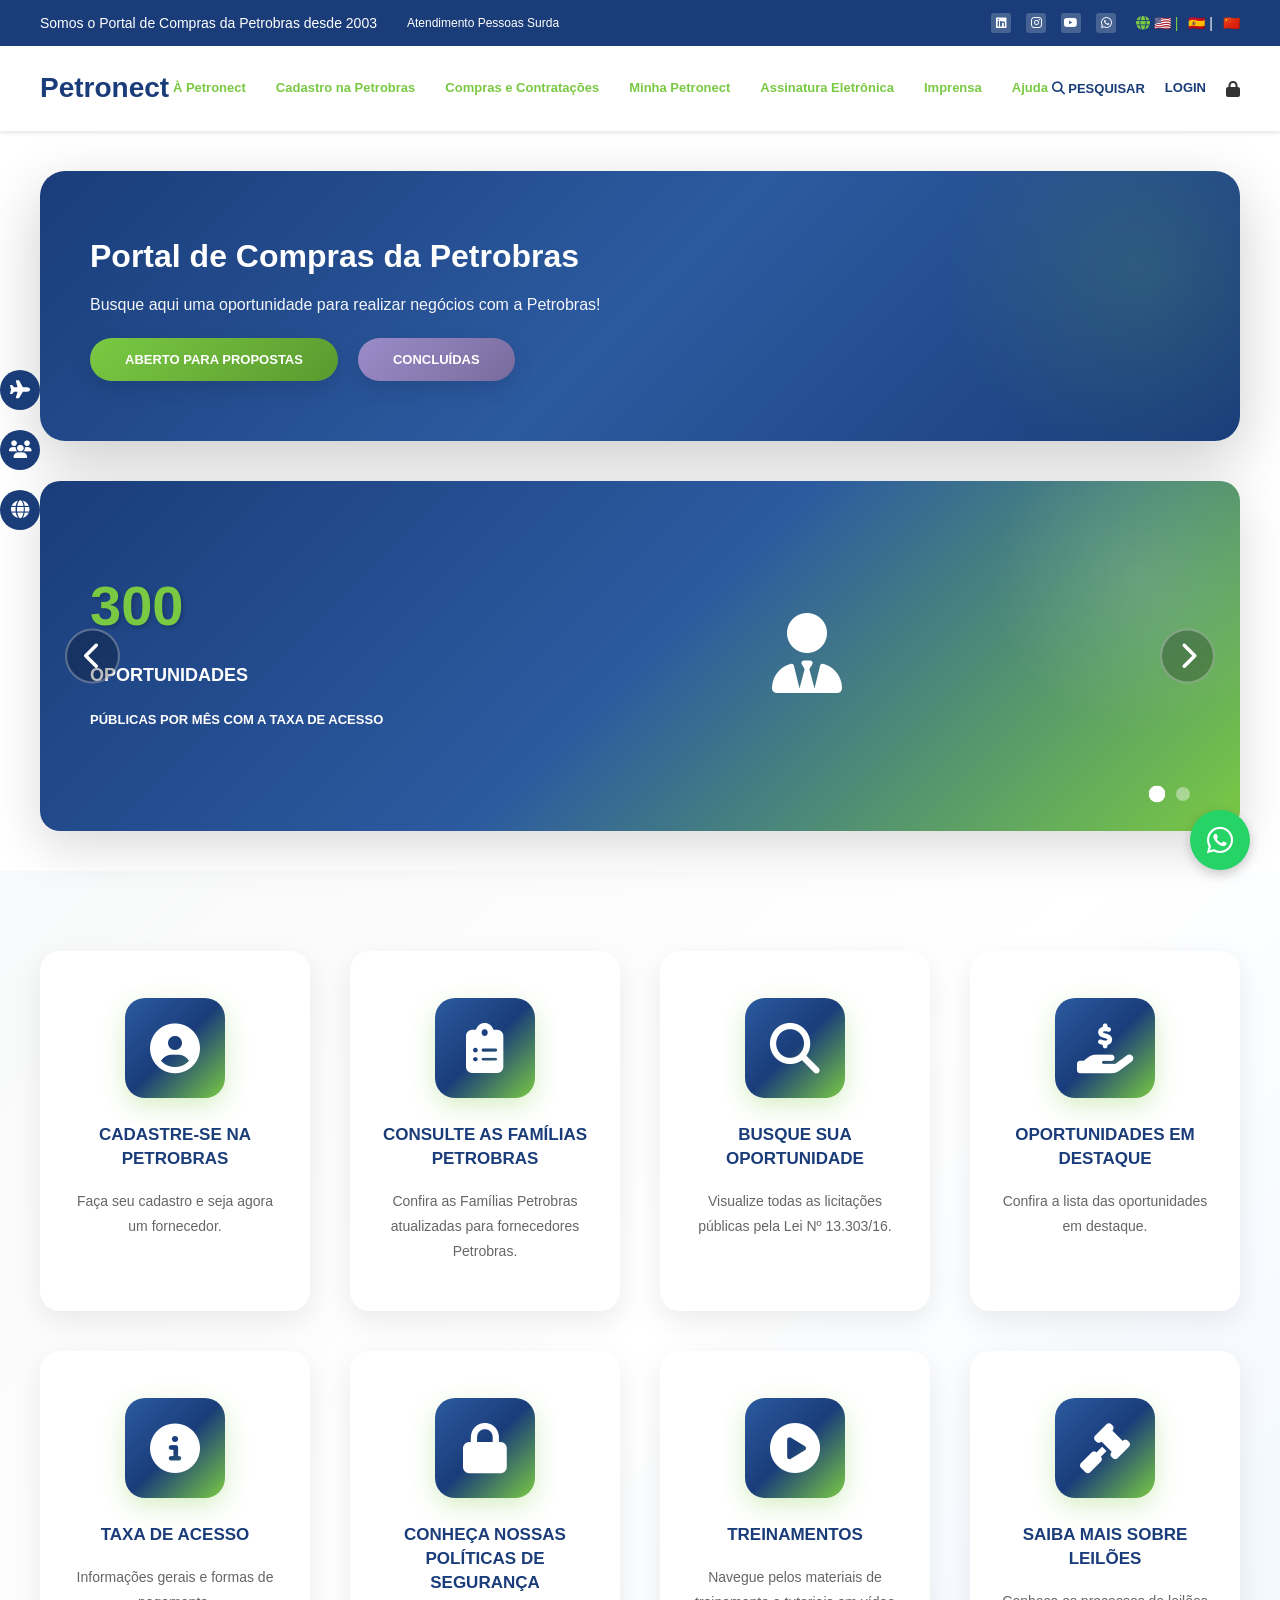
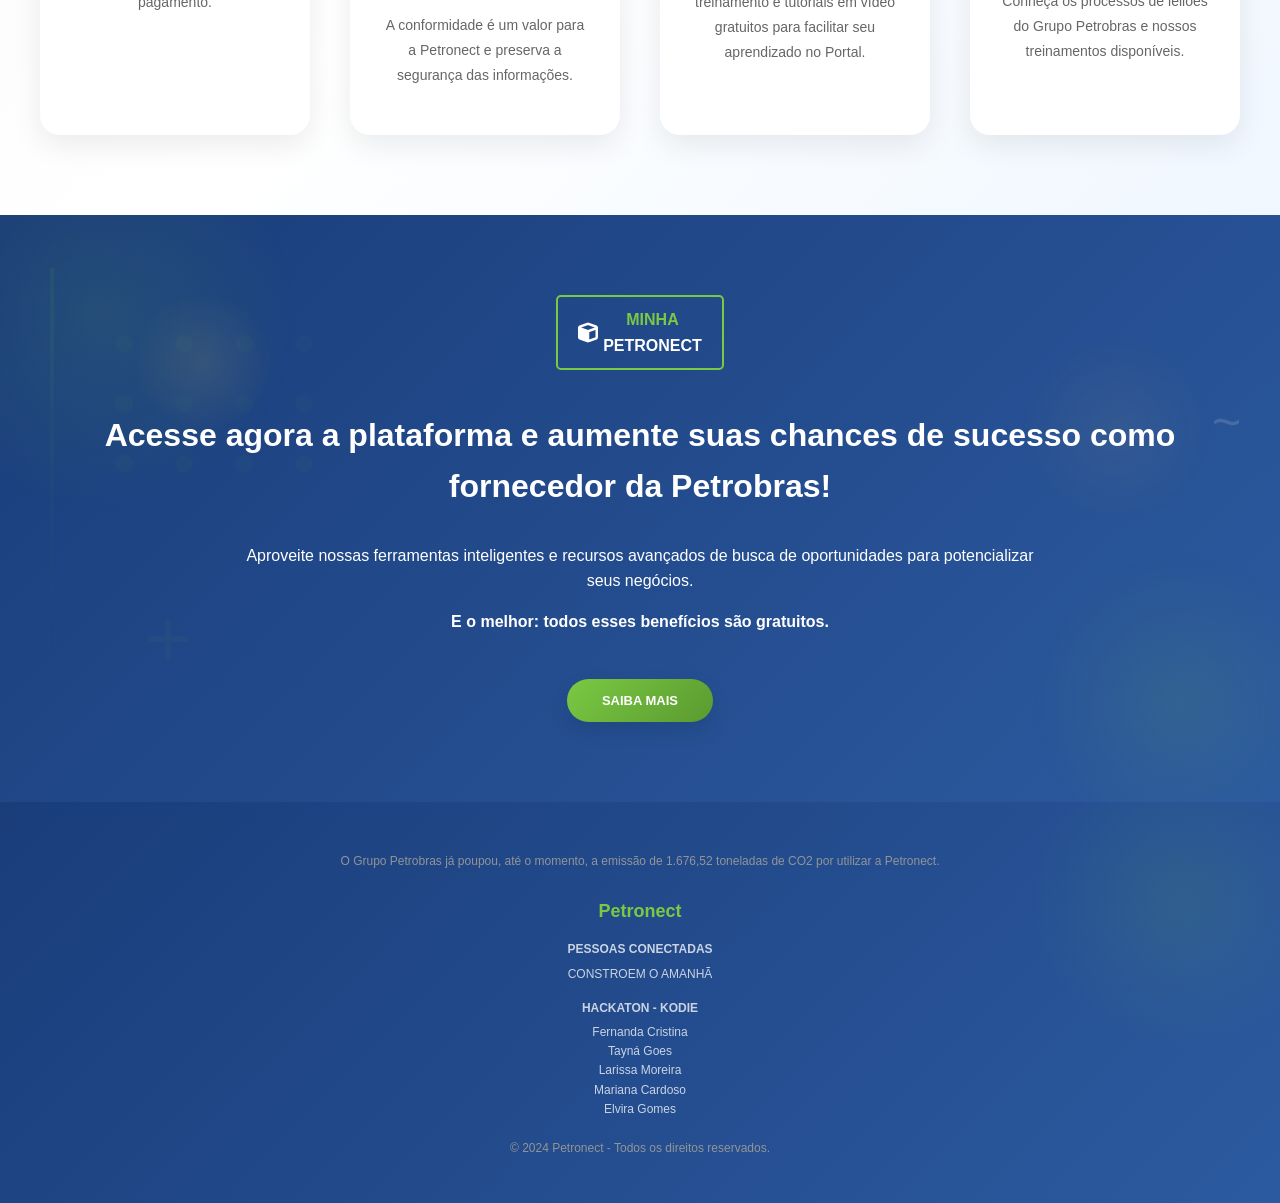
<file: index.html>
<!DOCTYPE html>
<html lang="pt-BR">

<head>
    <meta charset="UTF-8">
    <meta name="viewport" content="width=device-width, initial-scale=1.0">
    <title>Petronect - Portal de Compras da Petrobras</title>
    <link rel="stylesheet" href="https://cdnjs.cloudflare.com/ajax/libs/font-awesome/6.4.0/css/all.min.css">
    <style>
        * {
            margin: 0;
            padding: 0;
            box-sizing: border-box;
        }

        body {
            font-family: -apple-system, BlinkMacSystemFont, 'Segoe UI', 'Helvetica Neue', sans-serif;
            color: #333;
            line-height: 1.6;
        }

        /* TOP BAR */
        .top-bar {
            background: #1a3d7a;
            color: white;
            padding: 12px 40px;
            display: flex;
            justify-content: space-between;
            align-items: center;
            font-size: 14px;
        }

        .top-bar-left {
            display: flex;
            align-items: center;
            gap: 30px;
        }

        .top-bar-right {
            display: flex;
            align-items: center;
            gap: 20px;
        }

        .top-bar a {
            color: white;
            text-decoration: none;
            font-size: 12px;
        }

        .social-icons {
            display: flex;
            gap: 15px;
            align-items: center;
        }

        .social-icons a {
            width: 20px;
            height: 20px;
            display: flex;
            align-items: center;
            justify-content: center;
            border-radius: 3px;
            background: rgba(255, 255, 255, 0.2);
            transition: background 0.3s;
        }

        .social-icons a:hover {
            background: rgba(255, 255, 255, 0.3);
        }

        .language-selector {
            display: flex;
            gap: 10px;
            align-items: center;
        }

        .flag {
            width: 24px;
            height: 16px;
            cursor: pointer;
            transition: transform 0.3s;
        }

        .flag:hover {
            transform: scale(1.1);
        }

        /* HEADER */
        header {
            background: white;
            padding: 20px 40px;
            display: flex;
            justify-content: space-between;
            align-items: center;
            box-shadow: 0 2px 4px rgba(0, 0, 0, 0.1);
        }

        .logo {
            font-size: 28px;
            font-weight: bold;
            color: #1a3d7a;
            text-decoration: none;
        }

        .logo span {
            color: #7ac943;
        }

        nav {
            display: flex;
            gap: 30px;
            align-items: center;
        }

        nav a {
            color: #7ac943;
            text-decoration: none;
            font-weight: 600;
            font-size: 13px;
            transition: color 0.3s;
        }

        nav a:hover {
            color: #5a9a2f;
        }

        .header-right {
            display: flex;
            gap: 20px;
            align-items: center;
        }

        .search-btn,
        .login-btn {
            background: none;
            border: none;
            cursor: pointer;
            font-size: 13px;
            color: #1a3d7a;
            font-weight: 600;
            transition: color 0.3s;
        }

        .search-btn:hover,
        .login-btn:hover {
            color: #7ac943;
        }

        .login-btn {
            text-decoration: none;
            text-transform: uppercase;
        }

        /* HERO BANNER */
        .hero {
            background: linear-gradient(135deg, #2c5aa0 0%, #1a3d7a 100%);
            padding: 40px;
            margin: 30px 40px;
            border-radius: 30px;
            color: white;
            display: flex;
            justify-content: space-between;
            align-items: center;
        }

        .hero-content {
            flex: 1;
        }

        .hero h1 {
            font-size: 32px;
            margin-bottom: 10px;
            font-weight: bold;
        }

        .hero p {
            font-size: 16px;
            margin-bottom: 20px;
            opacity: 0.95;
        }

        .hero-buttons {
            display: flex;
            gap: 20px;
        }

        .btn {
            padding: 14px 35px;
            border: none;
            border-radius: 30px;
            font-weight: 700;
            cursor: pointer;
            transition: all 0.4s cubic-bezier(0.34, 1.56, 0.64, 1);
            font-size: 13px;
            position: relative;
            overflow: hidden;
            box-shadow: 0 8px 20px rgba(0, 0, 0, 0.1);
        }

        .btn::before {
            content: '';
            position: absolute;
            top: 0;
            left: -100%;
            width: 100%;
            height: 100%;
            background: rgba(255, 255, 255, 0.2);
            transition: left 0.5s;
        }

        .btn:hover::before {
            left: 100%;
        }

        .btn-green {
            background: linear-gradient(135deg, #7ac943, #5a9a2f);
            color: white;
        }

        .btn-green:hover {
            transform: translateY(-4px) scale(1.05);
            box-shadow: 0 15px 35px rgba(122, 201, 67, 0.4);
        }

        .btn-purple {
            background: linear-gradient(135deg, #9b8cc9, #7a6b9d);
            color: white;
        }

        .btn-purple:hover {
            transform: translateY(-4px) scale(1.05);
            box-shadow: 0 15px 35px rgba(155, 140, 201, 0.4);
        }

        /* CAROUSEL BANNER */
        .carousel {
            margin: 40px;
            background: linear-gradient(135deg, #1a3d7a 0%, #2c5aa0 50%, #7ac943 100%);
            padding: 60px 50px;
            display: flex;
            align-items: center;
            gap: 60px;
            min-height: 350px;
            position: relative;
            overflow: hidden;
            border-radius: 20px;
            box-shadow: 0 15px 50px rgba(0, 0, 0, 0.15);
        }

        .carousel::before {
            content: '';
            position: absolute;
            width: 300px;
            height: 300px;
            background: radial-gradient(circle, rgba(255, 255, 255, 0.1) 0%, transparent 70%);
            border-radius: 50%;
            top: -50px;
            right: -50px;
        }

        .carousel-slide {
            display: none;
            flex: 1;
            color: white;
            animation: slideIn 0.6s ease-out;
        }

        @keyframes slideIn {
            from {
                opacity: 0;
                transform: translateX(-30px);
            }

            to {
                opacity: 1;
                transform: translateX(0);
            }
        }

        .carousel-slide.active {
            display: flex;
            align-items: center;
            gap: 40px;
        }

        .carousel-text h2 {
            font-size: 56px;
            color: #7ac943;
            margin-bottom: 10px;
            font-weight: 900;
            text-shadow: 2px 2px 4px rgba(0, 0, 0, 0.2);
        }

        .carousel-text p {
            font-size: 18px;
            margin-bottom: 20px;
            font-weight: 600;
        }

        .carousel-btn {
            background: linear-gradient(135deg, #7ac943, #5a9a2f);
            color: white;
            padding: 14px 35px;
            border: none;
            border-radius: 30px;
            cursor: pointer;
            font-weight: 700;
            transition: all 0.4s cubic-bezier(0.34, 1.56, 0.64, 1);
            box-shadow: 0 8px 20px rgba(122, 201, 67, 0.3);
        }

        .carousel-btn:hover {
            transform: translateY(-3px);
            box-shadow: 0 12px 30px rgba(122, 201, 67, 0.5);
        }

        .carousel-controls {
            position: absolute;
            right: 50px;
            bottom: 30px;
            display: flex;
            gap: 12px;
        }

        .carousel-dot {
            width: 14px;
            height: 14px;
            border-radius: 50%;
            background: rgba(255, 255, 255, 0.4);
            cursor: pointer;
            transition: all 0.3s;
            border: 2px solid transparent;
        }

        .carousel-dot:hover {
            background: rgba(255, 255, 255, 0.6);
        }

        .carousel-dot.active {
            background: white;
            transform: scale(1.2);
        }

        .carousel-arrow {
            position: absolute;
            top: 50%;
            transform: translateY(-50%);
            font-size: 28px;
            cursor: pointer;
            color: white;
            background: rgba(0, 0, 0, 0.25);
            width: 55px;
            height: 55px;
            display: flex;
            align-items: center;
            justify-content: center;
            border: 2px solid rgba(255, 255, 255, 0.3);
            border-radius: 50%;
            transition: all 0.3s cubic-bezier(0.34, 1.56, 0.64, 1);
            z-index: 10;
        }

        .carousel-arrow:hover {
            background: rgba(0, 0, 0, 0.45);
            border-color: rgba(255, 255, 255, 0.6);
            transform: translateY(-50%) scale(1.1);
        }

        .carousel-arrow.left {
            left: 25px;
        }

        .carousel-arrow.right {
            right: 25px;
        }

        /* SIDEBAR */
        .left-sidebar {
            position: fixed;
            left: 0;
            top: 50%;
            transform: translateY(-50%);
            display: flex;
            flex-direction: column;
            gap: 20px;
            z-index: 10;
        }

        .sidebar-icon {
            width: 40px;
            height: 40px;
            background: #1a3d7a;
            border-radius: 50%;
            display: flex;
            align-items: center;
            justify-content: center;
            color: white;
            cursor: pointer;
            transition: all 0.3s;
            font-size: 18px;
        }

        .sidebar-icon:hover {
            background: #7ac943;
            transform: scale(1.1);
        }

        /* CARDS SECTION */
        .cards-section {
            padding: 80px 40px;
            background: linear-gradient(135deg, #f8f9fa 0%, #ffffff 50%, #f0f7ff 100%);
        }

        .cards-grid {
            display: grid;
            grid-template-columns: repeat(auto-fit, minmax(260px, 1fr));
            gap: 40px;
            max-width: 1400px;
            margin: 0 auto;
        }

        .card {
            background: white;
            border-radius: 20px;
            padding: 45px 30px;
            text-align: center;
            transition: all 0.4s cubic-bezier(0.34, 1.56, 0.64, 1);
            box-shadow: 0 10px 30px rgba(0, 0, 0, 0.08);
            border: 2px solid transparent;
            position: relative;
            overflow: hidden;
        }

        .card::before {
            content: '';
            position: absolute;
            top: 0;
            left: -100%;
            width: 100%;
            height: 100%;
            background: linear-gradient(90deg, transparent, rgba(122, 201, 67, 0.1), transparent);
            transition: left 0.6s;
        }

        .card:hover::before {
            left: 100%;
        }

        .card:hover {
            box-shadow: 0 20px 50px rgba(122, 201, 67, 0.25);
            transform: translateY(-15px) scale(1.02);
            border-color: #7ac943;
            background: linear-gradient(135deg, #ffffff 0%, #f0fffb 100%);
        }

        .card-icon {
            width: 100px;
            height: 100px;
            margin: 0 auto 25px;
            background: linear-gradient(135deg, #2c5aa0 0%, #1a3d7a 50%, #7ac943 100%);
            border-radius: 20px;
            display: flex;
            align-items: center;
            justify-content: center;
            font-size: 50px;
            color: white;
            transition: all 0.4s cubic-bezier(0.34, 1.56, 0.64, 1);
            box-shadow: 0 8px 25px rgba(122, 201, 67, 0.3);
            position: relative;
            z-index: 2;
        }

        .card:hover .card-icon {
            transform: scale(1.2) rotateY(360deg) translateY(-10px);
            box-shadow: 0 15px 40px rgba(122, 201, 67, 0.5);
            background: linear-gradient(135deg, #7ac943 0%, #5a9a2f 100%);
        }

        .card h3 {
            color: #1a3d7a;
            font-size: 17px;
            margin-bottom: 18px;
            font-weight: 800;
            line-height: 1.4;
            transition: color 0.3s;
        }

        .card:hover h3 {
            color: #7ac943;
        }

        .card p {
            color: #666;
            font-size: 14px;
            line-height: 1.8;
            transition: color 0.3s;
        }

        .card:hover p {
            color: #333;
        }

        /* MINHA PETRONECT SECTION */
        .minha-petronect {
            background: linear-gradient(135deg, #1a3d7a 0%, #2c5aa0 100%);
            color: white;
            padding: 80px 40px;
            text-align: center;
            position: relative;
            overflow: hidden;
            min-height: 500px;
            display: flex;
            flex-direction: column;
            justify-content: center;
            align-items: center;
        }

        .minha-petronect::before {
            content: '';
            position: absolute;
            width: 400px;
            height: 400px;
            background: radial-gradient(circle, rgba(122, 201, 67, 0.1) 0%, transparent 70%);
            border-radius: 50%;
            top: -100px;
            left: -100px;
            will-change: transform;
            z-index: 1;
        }

        .minha-petronect::after {
            content: '';
            position: absolute;
            width: 300px;
            height: 300px;
            background: radial-gradient(circle, rgba(122, 201, 67, 0.1) 0%, transparent 70%);
            border-radius: 50%;
            bottom: -50px;
            right: -50px;
            will-change: transform;
            z-index: 1;
        }

        /* PARALLAX SHAPES */
        .parallax-shape {
            position: absolute;
            opacity: 0.15;
            will-change: transform;
        }

        .parallax-shape.circle-1 {
            width: 150px;
            height: 150px;
            background: radial-gradient(circle, rgba(255, 215, 100, 0.6) 0%, transparent 70%);
            border-radius: 50%;
            top: 10%;
            left: 10%;
            z-index: 2;
        }

        .parallax-shape.circle-2 {
            width: 200px;
            height: 200px;
            background: radial-gradient(circle, rgba(255, 215, 100, 0.4) 0%, transparent 70%);
            border-radius: 50%;
            top: 15%;
            right: 5%;
            z-index: 2;
        }

        .parallax-shape.dots {
            width: 300px;
            height: 300px;
            top: 5%;
            left: 5%;
            z-index: 2;
        }

        .parallax-shape.dots svg {
            width: 100%;
            height: 100%;
            opacity: 0.3;
        }

        .parallax-shape.line {
            width: 4px;
            height: 400px;
            background: linear-gradient(to bottom, rgba(122, 201, 67, 0.5), transparent);
            top: 0;
            left: 50px;
            z-index: 2;
        }

        .parallax-shape.plus {
            width: 80px;
            height: 80px;
            top: 50%;
            left: 10%;
            color: rgba(122, 201, 67, 0.3);
            font-size: 80px;
            z-index: 2;
        }

        .parallax-shape.wavy {
            top: 15%;
            right: 3%;
            font-size: 50px;
            z-index: 2;
        }

        /* HERO PARALLAX */
        .hero {
            background: linear-gradient(135deg, #1a3d7a 0%, #2c5aa0 50%, #1a3d7a 100%);
            padding: 60px 50px;
            margin: 40px;
            border-radius: 25px;
            color: white;
            display: flex;
            justify-content: space-between;
            align-items: center;
            position: relative;
            overflow: hidden;
            box-shadow: 0 20px 60px rgba(0, 0, 0, 0.2);
            min-height: 250px;
        }

        .hero::after {
            content: '';
            position: absolute;
            width: 400px;
            height: 400px;
            background: radial-gradient(circle, rgba(122, 201, 67, 0.15) 0%, transparent 70%);
            border-radius: 50%;
            top: -100px;
            right: -100px;
            animation: float 20s infinite ease-in-out;
        }

        @keyframes float {

            0%,
            100% {
                transform: translateY(0px);
            }

            50% {
                transform: translateY(20px);
            }
        }

        .hero-bg {
            position: absolute;
            width: 100%;
            height: 100%;
            top: 0;
            left: 0;
            opacity: 0.05;
            will-change: transform;
            z-index: 0;
        }

        .hero-content {
            position: relative;
            z-index: 1;
            flex: 1;
        }

        .petronect-logo {
            font-size: 14px;
            margin-bottom: 30px;
            position: relative;
            z-index: 1;
        }

        .petronect-logo-box {
            display: inline-block;
            border: 2px solid #7ac943;
            padding: 10px 20px;
            border-radius: 5px;
            margin-bottom: 20px;
        }

        .petronect-logo-box .minha {
            color: #7ac943;
            font-weight: bold;
        }

        .petronect-logo-box .petronect {
            color: white;
            font-weight: bold;
        }

        .minha-petronect h2 {
            font-size: 32px;
            margin: 20px 0 30px;
            position: relative;
            z-index: 1;
        }

        .minha-petronect p {
            font-size: 16px;
            margin-bottom: 15px;
            max-width: 800px;
            margin-left: auto;
            margin-right: auto;
            position: relative;
            z-index: 1;
        }

        .minha-petronect .btn-green {
            margin-top: 30px;
            position: relative;
            z-index: 1;
        }

        .geometric-shapes {
            position: absolute;
            width: 100%;
            height: 100%;
            top: 0;
            left: 0;
            z-index: 0;
        }

        .shape {
            position: absolute;
            opacity: 0.3;
        }

        /* FOOTER */
        footer {
            background: linear-gradient(135deg, #1a3d7a 0%, #2c5aa0 100%);
            padding: 50px 40px 30px;
            text-align: center;
            font-size: 12px;
            color: white;
            position: relative;
            overflow: hidden;
        }

        footer::before {
            content: '';
            position: absolute;
            width: 300px;
            height: 300px;
            background: radial-gradient(circle, rgba(122, 201, 67, 0.1) 0%, transparent 70%);
            border-radius: 50%;
            top: -50px;
            right: -50px;
        }

        .footer-content {
            max-width: 1200px;
            margin: 0 auto;
            position: relative;
            z-index: 1;
        }

        footer p {
            margin-bottom: 15px;
            opacity: 0.95;
            transition: opacity 0.3s;
        }

        footer p:hover {
            opacity: 1;
        }

        .footer-logo {
            margin-top: 25px;
            font-size: 18px;
            color: #7ac943;
            font-weight: 900;
        }

        .footer-info {
            color: rgba(255, 255, 255, 0.8);
            font-size: 12px;
            margin-top: 15px;
        }

        .footer-info p {
            margin: 5px 0;
        }

        /* RESPONSIVE */
        @media (max-width: 1200px) {
            .cards-grid {
                gap: 30px;
            }

            .card {
                padding: 35px 25px;
            }

            .cards-section {
                padding: 60px 30px;
            }
        }

        @media (max-width: 1024px) {
            .cards-grid {
                grid-template-columns: repeat(auto-fit, minmax(240px, 1fr));
                gap: 25px;
            }

            nav {
                gap: 12px;
            }

            nav a {
                font-size: 12px;
            }

            .carousel {
                flex-direction: column;
                gap: 20px;
                padding: 30px;
            }

            .carousel-text h2 {
                font-size: 36px;
            }

            .card-icon {
                width: 80px;
                height: 80px;
                font-size: 40px;
            }

            .card h3 {
                font-size: 15px;
            }

            .card p {
                font-size: 13px;
            }
        }

        @media (max-width: 768px) {
            .cards-grid {
                grid-template-columns: repeat(auto-fit, minmax(180px, 1fr));
                gap: 20px;
            }

            header {
                flex-direction: column;
                padding: 12px 15px;
                gap: 10px;
            }

            nav {
                flex-wrap: wrap;
                justify-content: center;
                gap: 8px;
                margin-top: 10px;
                order: 3;
                width: 100%;
            }

            nav a {
                font-size: 11px;
                padding: 5px 8px;
            }

            .header-right {
                gap: 10px;
                order: 2;
            }

            .search-btn,
            .login-btn {
                font-size: 11px;
                padding: 8px 12px;
            }

            .hero {
                flex-direction: column;
                margin: 15px;
                padding: 25px;
                border-radius: 20px;
            }

            .hero h1 {
                font-size: 22px;
                margin-bottom: 10px;
            }

            .hero p {
                font-size: 14px;
                margin-bottom: 15px;
            }

            .hero-buttons {
                flex-direction: column;
                gap: 10px;
            }

            .btn {
                padding: 10px 20px;
                font-size: 12px;
                width: 100%;
            }

            .top-bar {
                flex-direction: column;
                gap: 8px;
                padding: 8px 15px;
                font-size: 12px;
            }

            .top-bar-left,
            .top-bar-right {
                flex-direction: column;
                gap: 8px;
            }

            .social-icons {
                gap: 10px;
            }

            .left-sidebar {
                position: static;
                transform: none;
                flex-direction: row;
                margin: 15px;
                justify-content: center;
                gap: 15px;
            }

            .sidebar-icon {
                width: 35px;
                height: 35px;
                font-size: 16px;
            }

            .carousel {
                padding: 20px;
                min-height: auto;
            }

            .carousel-text h2 {
                font-size: 28px;
            }

            .carousel-text p {
                font-size: 14px;
            }

            .carousel-arrow {
                width: 40px;
                height: 40px;
                font-size: 20px;
            }

            .card {
                padding: 25px 15px;
            }

            .card-icon {
                width: 70px;
                height: 70px;
                font-size: 35px;
                margin-bottom: 15px;
            }

            .card h3 {
                font-size: 14px;
                margin-bottom: 12px;
            }

            .card p {
                font-size: 12px;
            }

            .cards-section {
                padding: 40px 15px;
            }

            .minha-petronect {
                padding: 40px 20px;
                min-height: auto;
            }

            .minha-petronect h2 {
                font-size: 22px;
                margin: 15px 0;
            }

            .minha-petronect p {
                font-size: 14px;
                margin-bottom: 10px;
            }

            .petronect-logo-box {
                margin-bottom: 15px;
            }

            footer {
                padding: 15px;
                font-size: 11px;
            }

            .footer-logo {
                font-size: 14px;
            }

            .left-sidebar {
                left: auto;
                right: 15px;
                top: auto;
                bottom: 100px;
            }
        }

        @media (max-width: 480px) {
            .cards-grid {
                grid-template-columns: 1fr;
                gap: 15px;
            }

            header {
                padding: 10px;
            }

            nav {
                gap: 5px;
            }

            nav a {
                font-size: 10px;
                padding: 4px 6px;
            }

            .hero {
                margin: 10px;
                padding: 20px 15px;
            }

            .hero h1 {
                font-size: 18px;
            }

            .top-bar {
                padding: 6px 10px;
                font-size: 10px;
            }

            .card {
                padding: 20px 12px;
            }

            .card-icon {
                width: 60px;
                height: 60px;
                font-size: 30px;
            }

            .card h3 {
                font-size: 13px;
            }

            .card p {
                font-size: 11px;
            }

            .carousel {
                padding: 15px;
            }

            .carousel-text h2 {
                font-size: 24px;
            }

            .carousel-text p {
                font-size: 12px;
            }

            .carousel-arrow {
                display: none;
            }

            .cards-section {
                padding: 30px 10px;
            }

            .minha-petronect {
                padding: 30px 15px;
            }

            .minha-petronect h2 {
                font-size: 18px;
            }

            .minha-petronect p {
                font-size: 13px;
            }

            .left-sidebar {
                right: 10px;
                bottom: 80px;
                gap: 10px;
            }

            .sidebar-icon {
                width: 32px;
                height: 32px;
                font-size: 14px;
            }

            .logo {
                font-size: 20px;
            }

            .whatsapp-btn {
                width: 55px;
                height: 55px;
                font-size: 26px;
            }
        }

        /* WHATSAPP BUTTON */
        .whatsapp-btn {
            position: fixed;
            bottom: 30px;
            right: 30px;
            width: 60px;
            height: 60px;
            background: #25d366;
            border-radius: 50%;
            display: flex;
            align-items: center;
            justify-content: center;
            font-size: 30px;
            cursor: pointer;
            box-shadow: 0 4px 12px rgba(0, 0, 0, 0.2);
            transition: all 0.3s;
            z-index: 100;
            text-decoration: none;
            color: white;
        }

        .whatsapp-btn:hover {
            transform: scale(1.1);
            box-shadow: 0 6px 16px rgba(0, 0, 0, 0.3);
        }
    </style>
</head>

<body>
    <!-- TOP BAR -->
    <div class="top-bar">
        <div class="top-bar-left">
            <span>Somos o Portal de Compras da Petrobras desde 2003</span>
            <a href="#">Atendimento Pessoas Surda</a>
        </div>
        <div class="top-bar-right">
            <div class="social-icons">
                <a href="#" title="LinkedIn"><i class="fab fa-linkedin"></i></a>
                <a href="#" title="Instagram"><i class="fab fa-instagram"></i></a>
                <a href="#" title="YouTube"><i class="fab fa-youtube"></i></a>
                <a href="#" title="WhatsApp"><i class="fab fa-whatsapp"></i></a>
            </div>
            <div class="language-selector">
                <span style="color: #7ac943;"><i class="fas fa-globe"></i> 🇺🇸 |</span>
                <span>🇪🇸 |</span>
                <span>🇨🇳</span>
            </div>
        </div>
    </div>

    <!-- HEADER -->
    <header>
        <a href="#" class="logo">Petronect</a>
        <nav>
            <a href="#">À Petronect</a>
            <a href="#">Cadastro na Petrobras</a>
            <a href="#">Compras e Contratações</a>
            <a href="#">Minha Petronect</a>
            <a href="#">Assinatura Eletrônica</a>
            <a href="#">Imprensa</a>
            <a href="#">Ajuda</a>
        </nav>
        <div class="header-right">
            <button class="search-btn"><i class="fas fa-search"></i> PESQUISAR</button>
            <a class="login-btn" href="./back/pages/index.html">Login</a><i class="fas fa-lock"></i>
        </div>
    </header>

    <!-- HERO BANNER -->
    <div class="hero">
        <div class="hero-bg" id="heroBg"></div>
        <div class="hero-content" style="position: relative; z-index: 1;">
            <h1>Portal de Compras da Petrobras</h1>
            <p>Busque aqui uma oportunidade para realizar negócios com a Petrobras!</p>
            <div class="hero-buttons">
                <button class="btn btn-green">ABERTO PARA PROPOSTAS</button>
                <button class="btn btn-purple">CONCLUÍDAS</button>
            </div>
        </div>
    </div>

    <!-- LEFT SIDEBAR -->
    <div class="left-sidebar">
        <div class="sidebar-icon" title="Aviões"><i class="fas fa-plane"></i></div>
        <div class="sidebar-icon" title="Pessoas"><i class="fas fa-users"></i></div>
        <div class="sidebar-icon" title="Globo"><i class="fas fa-globe"></i></div>
    </div>

    <!-- CAROUSEL BANNER -->
    <div class="carousel">
        <div class="carousel-slide active">
            <div class="carousel-text">
                <h2>300</h2>
                <p><strong>OPORTUNIDADES</strong></p>
                <p style="font-size: 13px; margin-top: 10px;">PÚBLICAS POR MÊS COM A TAXA DE ACESSO</p>
            </div>
            <div style="flex: 1; text-align: center; font-size: 80px;"><i class="fas fa-user-tie"
                    style="color: white;"></i></div>
        </div>

        <div class="carousel-slide">
            <div class="carousel-text">
                <h2>100+</h2>
                <p><strong>CATEGORIAS</strong></p>
                <p style="font-size: 13px; margin-top: 10px;">DE PRODUTOS E SERVIÇOS</p>
            </div>
            <div style="flex: 1; text-align: center; font-size: 80px;"><i class="fas fa-box" style="color: white;"></i>
            </div>
        </div>

        <button class="carousel-arrow left" onclick="changeSlide(-1)"><i class="fas fa-chevron-left"></i></button>
        <button class="carousel-arrow right" onclick="changeSlide(1)"><i class="fas fa-chevron-right"></i></button>

        <div class="carousel-controls">
            <div class="carousel-dot active" onclick="goToSlide(0)"></div>
            <div class="carousel-dot" onclick="goToSlide(1)"></div>
        </div>
    </div>

    <!-- CARDS SECTION -->
    <div class="cards-section">
        <div class="cards-grid">
            <div class="card">
                <div class="card-icon"><i class="fas fa-user-circle"></i></div>
                <h3>CADASTRE-SE NA PETROBRAS</h3>
                <p>Faça seu cadastro e seja agora um fornecedor.</p>
            </div>

            <div class="card">
                <div class="card-icon"><i class="fas fa-clipboard-list"></i></div>
                <h3>CONSULTE AS FAMÍLIAS PETROBRAS</h3>
                <p>Confira as Famílias Petrobras atualizadas para fornecedores Petrobras.</p>
            </div>

            <div class="card">
                <div class="card-icon"><i class="fas fa-search"></i></div>
                <h3>BUSQUE SUA OPORTUNIDADE</h3>
                <p>Visualize todas as licitações públicas pela Lei Nº 13.303/16.</p>
            </div>

            <div class="card">
                <div class="card-icon"><i class="fas fa-hand-holding-usd"></i></div>
                <h3>OPORTUNIDADES EM DESTAQUE</h3>
                <p>Confira a lista das oportunidades em destaque.</p>
            </div>

            <div class="card">
                <div class="card-icon"><i class="fas fa-info-circle"></i></div>
                <h3>TAXA DE ACESSO</h3>
                <p>Informações gerais e formas de pagamento.</p>
            </div>

            <div class="card">
                <div class="card-icon"><i class="fas fa-lock"></i></div>
                <h3>CONHEÇA NOSSAS POLÍTICAS DE SEGURANÇA</h3>
                <p>A conformidade é um valor para a Petronect e preserva a segurança das informações.</p>
            </div>

            <div class="card">
                <div class="card-icon"><i class="fas fa-play-circle"></i></div>
                <h3>TREINAMENTOS</h3>
                <p>Navegue pelos materiais de treinamento e tutoriais em vídeo gratuitos para facilitar seu aprendizado
                    no Portal.</p>
            </div>

            <div class="card">
                <div class="card-icon"><i class="fas fa-gavel"></i></div>
                <h3>SAIBA MAIS SOBRE LEILÕES</h3>
                <p>Conheça os processos de leilões do Grupo Petrobras e nossos treinamentos disponíveis.</p>
            </div>
        </div>
    </div>

    <!-- MINHA PETRONECT SECTION -->
    <div class="minha-petronect" id="minhaSection">
        <!-- Parallax Shapes -->
        <div class="parallax-shape circle-1" id="shape1"></div>
        <div class="parallax-shape circle-2" id="shape2"></div>
        <div class="parallax-shape dots" id="shape3">
            <svg viewBox="0 0 100 100" xmlns="http://www.w3.org/2000/svg">
                <circle cx="20" cy="20" r="3" fill="rgba(122, 201, 67, 0.8)" />
                <circle cx="40" cy="20" r="3" fill="rgba(122, 201, 67, 0.8)" />
                <circle cx="60" cy="20" r="3" fill="rgba(122, 201, 67, 0.8)" />
                <circle cx="80" cy="20" r="3" fill="rgba(122, 201, 67, 0.8)" />
                <circle cx="20" cy="40" r="3" fill="rgba(122, 201, 67, 0.8)" />
                <circle cx="40" cy="40" r="3" fill="rgba(122, 201, 67, 0.8)" />
                <circle cx="60" cy="40" r="3" fill="rgba(122, 201, 67, 0.8)" />
                <circle cx="80" cy="40" r="3" fill="rgba(122, 201, 67, 0.8)" />
                <circle cx="20" cy="60" r="3" fill="rgba(122, 201, 67, 0.8)" />
                <circle cx="40" cy="60" r="3" fill="rgba(122, 201, 67, 0.8)" />
                <circle cx="60" cy="60" r="3" fill="rgba(122, 201, 67, 0.8)" />
                <circle cx="80" cy="60" r="3" fill="rgba(122, 201, 67, 0.8)" />
            </svg>
        </div>
        <div class="parallax-shape line" id="shape4"></div>
        <div class="parallax-shape plus" id="shape5">+</div>
        <div class="parallax-shape wavy" id="shape6">~</div>

        <div class="geometric-shapes" id="shapes"></div>
        <div class="petronect-logo-box" style="position: relative; z-index: 10;">
            <div style="display: flex; gap: 5px; align-items: center; justify-content: center;">
                <span style="font-size: 20px;"><i class="fas fa-cube"></i></span>
                <div>
                    <div class="minha">MINHA</div>
                    <div class="petronect">PETRONECT</div>
                </div>
            </div>
        </div>
        <h2 style="position: relative; z-index: 10;">Acesse agora a plataforma e aumente suas chances de sucesso como
            fornecedor da Petrobras!</h2>
        <p style="position: relative; z-index: 10;">Aproveite nossas ferramentas inteligentes e recursos avançados de
            busca de oportunidades para potencializar seus negócios.</p>
        <p style="position: relative; z-index: 10;"><strong>E o melhor: todos esses benefícios são gratuitos.</strong>
        </p>
        <button class="btn btn-green" style="position: relative; z-index: 10;">SAIBA MAIS</button>
    </div>

    <!-- FOOTER -->
    <footer>
        <div class="footer-content">
            <p style="color: #999;">O Grupo Petrobras já poupou, até o momento, a emissão de 1.676,52 toneladas de CO2
                por utilizar a Petronect.</p>
            <div class="footer-logo">
                Petronect
            </div>
            <div class="footer-info">
                <p style="margin-top: 10px;"><strong>PESSOAS CONECTADAS</strong></p>
                <p>CONSTROEM O AMANHÃ</p>
            </div>
            <div class="footer-info">
                <p style="margin-top: 10px;"><strong>HACKATON - KODIE</strong></p>
                <p>Fernanda Cristina <br>
                Tayná Goes <br>
                Larissa Moreira <br>
                Mariana Cardoso <br>
                Elvira Gomes <br></p>
            </div>
            <p style="margin-top: 20px; color: #999;">© 2024 Petronect - Todos os direitos reservados.</p>
        </div>
    </footer>

    <a href="https://wa.me/+552140401490" class="whatsapp-btn" target="_blank"><i class="fab fa-whatsapp"></i></a>

    <script>
        let currentSlide = 0;
        let autoplayInterval;

        function changeSlide(direction) {
            const slides = document.querySelectorAll('.carousel-slide');
            const dots = document.querySelectorAll('.carousel-dot');

            currentSlide += direction;
            if (currentSlide >= slides.length) {
                currentSlide = 0;
            } else if (currentSlide < 0) {
                currentSlide = slides.length - 1;
            }

            slides.forEach((slide, index) => {
                slide.classList.remove('active');
                dots[index].classList.remove('active');
            });

            slides[currentSlide].classList.add('active');
            dots[currentSlide].classList.add('active');

            clearInterval(autoplayInterval);
            startAutoplay();
        }

        function goToSlide(index) {
            currentSlide = index;
            const slides = document.querySelectorAll('.carousel-slide');
            const dots = document.querySelectorAll('.carousel-dot');

            slides.forEach(slide => slide.classList.remove('active'));
            dots.forEach(dot => dot.classList.remove('active'));

            slides[currentSlide].classList.add('active');
            dots[currentSlide].classList.add('active');

            clearInterval(autoplayInterval);
            startAutoplay();
        }

        function startAutoplay() {
            autoplayInterval = setInterval(() => {
                changeSlide(1);
            }, 5000);
        }

        startAutoplay();

        const shapes = document.querySelectorAll('.parallax-shape');
        shapes.forEach((shape, index) => {
            const delay = index * 0.1;
            shape.style.animation = `pulse 3s ease-in-out ${delay}s infinite`;
        });

        const style = document.createElement('style');
        style.textContent = `
            @keyframes pulse {
                0%, 100% { opacity: 0.15; }
                50% { opacity: 0.25; }
            }

            @keyframes float {
                0%, 100% { transform: translateY(0px); }
                50% { transform: translateY(10px); }
            }

            @keyframes fadeInUp {
                from {
                    opacity: 0;
                    transform: translateY(30px);
                }
                to {
                    opacity: 1;
                    transform: translateY(0);
                }
            }

            @keyframes fadeInLeft {
                from {
                    opacity: 0;
                    transform: translateX(-30px);
                }
                to {
                    opacity: 1;
                    transform: translateX(0);
                }
            }

            @keyframes fadeInRight {
                from {
                    opacity: 0;
                    transform: translateX(30px);
                }
                to {
                    opacity: 1;
                    transform: translateX(0);
                }
            }

            .card {
                animation: fadeInUp 0.6s ease-out;
            }

            .card:nth-child(2) { animation-delay: 0.1s; }
            .card:nth-child(3) { animation-delay: 0.2s; }
            .card:nth-child(4) { animation-delay: 0.3s; }
            .card:nth-child(5) { animation-delay: 0.4s; }
            .card:nth-child(6) { animation-delay: 0.5s; }
            .card:nth-child(7) { animation-delay: 0.6s; }
            .card:nth-child(8) { animation-delay: 0.7s; }

        `;
        document.head.appendChild(style);

        document.addEventListener('mousemove', (e) => {
            const shapes = document.querySelectorAll('.parallax-shape');
            const x = (e.clientX / window.innerWidth) * 50;
            const y = (e.clientY / window.innerHeight) * 50;

            shapes.forEach((shape, index) => {
                const speed = (index + 1) * 0.5;
                shape.style.transform = `translate(${x * speed}px, ${y * speed}px)`;
            });

            const heroBg = document.querySelector('.hero-bg');
            if (heroBg) {
                heroBg.style.transform = `translate(${x * 0.3}px, ${y * 0.3}px)`;
            }
        });

        window.addEventListener('scroll', () => {
            const section = document.getElementById('minhaSection');
            const scrollPosition = window.scrollY;
            const elementPosition = section.offsetTop;
            const distance = scrollPosition - elementPosition;

            if (distance > -window.innerHeight && distance < section.offsetHeight) {
                const parallaxStrength = distance * 0.5;
                const shapes = document.querySelectorAll('.parallax-shape');

                shapes.forEach((shape, index) => {
                    const speed = (index + 1) * 0.3;
                    shape.style.transform = `translateY(${parallaxStrength * speed}px)`;
                });
            }
        });

        document.querySelectorAll('.card').forEach(card => {
            card.addEventListener('mouseenter', function () {
                this.style.boxShadow = '0 12px 24px rgba(122, 201, 67, 0.2)';
            });
            card.addEventListener('mouseleave', function () {
                this.style.boxShadow = '0 2px 8px rgba(0,0,0,0.05)';
            });
        });

        document.querySelectorAll('.card-icon').forEach(icon => {
            icon.addEventListener('mouseenter', function () {
                this.style.transform = 'scale(1.1) rotate(5deg)';
            });
            icon.addEventListener('mouseleave', function () {
                this.style.transform = 'scale(1) rotate(0deg)';
            });
        });

        document.querySelectorAll('.card-icon').forEach(icon => {
            icon.style.transition = 'all 0.3s ease';
        });

        document.querySelectorAll('a[href^="#"]').forEach(anchor => {
            anchor.addEventListener('click', function (e) {
                e.preventDefault();
                const target = document.querySelector(this.getAttribute('href'));
                if (target) {
                    target.scrollIntoView({ behavior: 'smooth' });
                }
            });
        });
    </script>
</body>

</html>
</file>
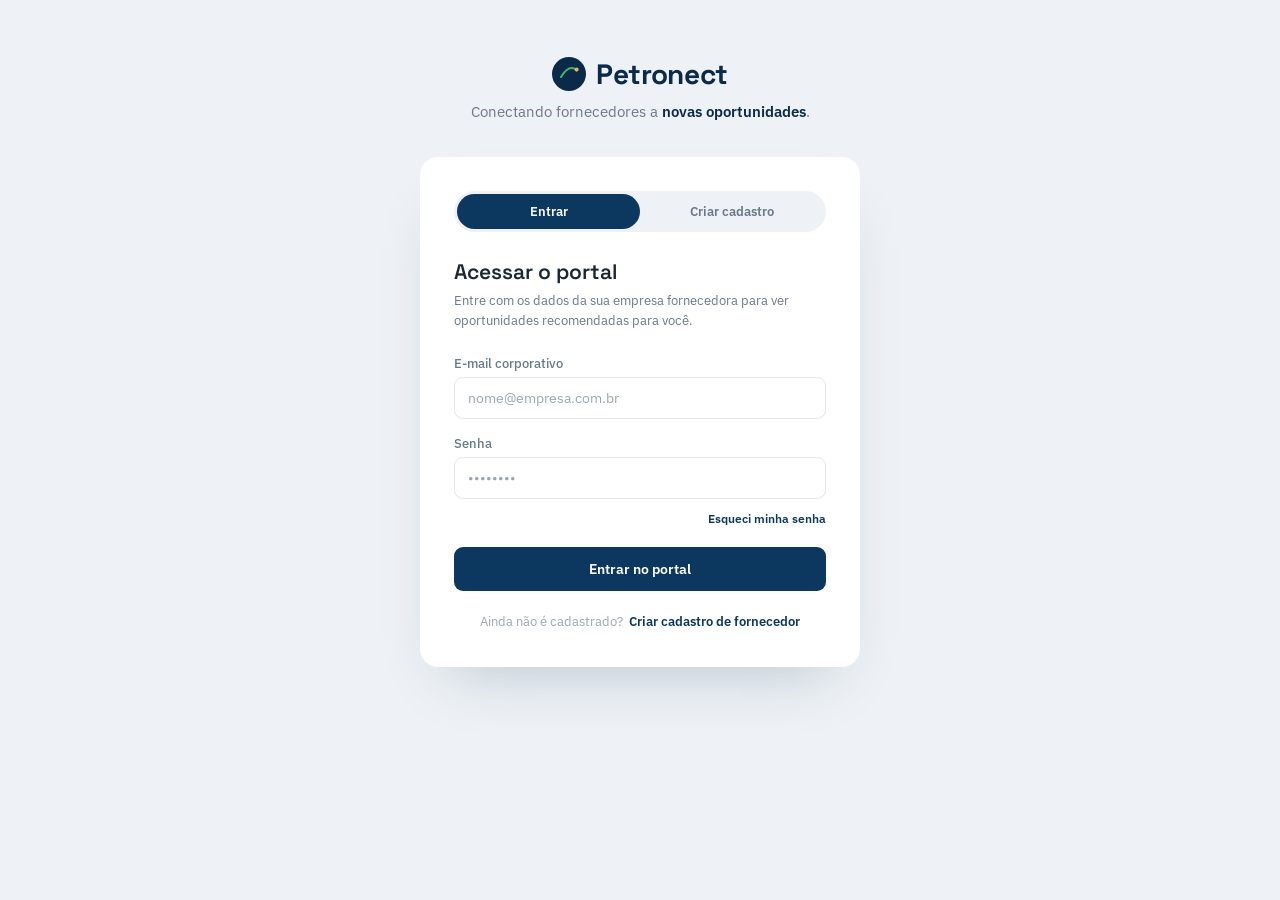
<file: back/pages/index.html>
<!DOCTYPE html>
<html lang="pt-BR">
<head>
<meta charset="UTF-8">
<meta name="viewport" content="width=device-width, initial-scale=1.0">
<title>Portal Petronect · Acesso</title>
<link rel="preconnect" href="https://fonts.googleapis.com">
<link rel="preconnect" href="https://fonts.gstatic.com" crossorigin>
<link href="https://fonts.googleapis.com/css2?family=Space+Grotesk:wght@500;600;700&family=IBM+Plex+Sans:wght@400;500;600&display=swap" rel="stylesheet">
<link rel="stylesheet" href="../styles/styles.css">
</head>
<body>

<div class="page">

  
  <div class="brand-header">
    <div class="brand-mark">
      <svg width="34" height="34" viewBox="0 0 34 34" fill="none">
        <circle cx="17" cy="17" r="17" fill="#0B2A4A"/>
        <path d="M9 20c3.5-6 7-9 11-9 2 0 3.6 1 4.6 2.4" stroke="#4CAF6D" stroke-width="2.1" stroke-linecap="round" fill="none"/>
        <circle cx="24.6" cy="12.4" r="2" fill="#E8B84C"/>
      </svg>
      <span class="word">Petronect</span>
    </div>
    <p class="brand-tagline">Conectando fornecedores a <strong>novas oportunidades</strong>.</p>
  </div>

  <div class="card">

    <div class="switcher">
      <button id="tabLogin" class="active">Entrar</button>
      <button id="tabSignup">Criar cadastro</button>
    </div>

  
    <section id="viewLogin">
      <h2 class="view-title">Acessar o portal</h2>
      <p class="view-sub">Entre com os dados da sua empresa fornecedora para ver oportunidades recomendadas para você.</p>

      <div class="field">
        <label for="loginEmail">E-mail corporativo</label>
        <input type="email" id="loginEmail" placeholder="nome@empresa.com.br">
      </div>
      <div class="field">
        <label for="loginPass">Senha</label>
        <input type="password" id="loginPass" placeholder="••••••••">
      </div>
      <div style="text-align:right; margin:-8px 0 20px;">
        <a href="#" style="font-size:12.3px; color:var(--navy-btn); font-weight:600; text-decoration:none;">Esqueci minha senha</a>
      </div>

      <button class="btn btn-primary" id="loginSubmit">Entrar no portal</button>

      <div class="form-foot">
        <span>Ainda não é cadastrado?</span>
        <a href="#" id="goSignup">Criar cadastro de fornecedor</a>
      </div>
    </section>


    <section id="viewSignup" style="display:none;">

      <div class="greet-row">
        <div class="avatar">
          <svg width="20" height="20" viewBox="0 0 24 24" fill="none"><circle cx="12" cy="8" r="4" stroke="#0B3D66" stroke-width="1.8"/><path d="M4 20c1.5-4 5-6 8-6s6.5 2 8 6" stroke="#0B3D66" stroke-width="1.8" stroke-linecap="round"/></svg>
        </div>
        <div>
          <h3>Bem-vindo(a)!</h3>
          <p>Antes de começar, confirme os dados da sua empresa.</p>
        </div>
      </div>

      <div class="tracker" id="tracker">
        <div class="step current" data-step="1"><span class="bead">1</span><span class="label">Empresa</span></div>
        <div class="connector"></div>
        <div class="step" data-step="2"><span class="bead">2</span><span class="label">Fornec.</span></div>
        <div class="connector"></div>
        <div class="step" data-step="3"><span class="bead">3</span><span class="label">Interesses</span></div>
        <div class="connector"></div>
        <div class="step" data-step="4"><span class="bead">4</span><span class="label">Acesso</span></div>
      </div>

      <form id="signupForm">

        <!-- STEP 1 — DADOS DA EMPRESA -->
        <div class="step-panel active" data-panel="1">
          <p class="section-label">Dados da empresa</p>

          <div class="field">
            <label for="nomeEmpresa">Nome da empresa</label>
            <input type="text" id="nomeEmpresa" placeholder="Ex.: Tech Soluções Ltda">
          </div>

          <div class="field">
            <label for="segmento">Segmento de atuação</label>
            <select id="segmento">
              <option value="">Selecione</option>
              <option>Tecnologia da Informação</option>
              <option>Equipamentos e materiais</option>
              <option>Serviços de engenharia</option>
              <option>Perfuração e completação</option>
              <option>EPC (engenharia, suprimento e construção)</option>
              <option>Logística e transporte</option>
              <option>Manutenção industrial</option>
              <option>Segurança e meio ambiente</option>
              <option>Consultoria técnica</option>
              <option>Outro</option>
            </select>
          </div>

          <div class="field">
            <label for="estado">Estado de atuação</label>
            <select id="estado">
              <option value="">Selecione</option>
              <option>Acre</option><option>Alagoas</option><option>Amapá</option><option>Amazonas</option>
              <option>Bahia</option><option>Ceará</option><option selected>Distrito Federal</option><option>Espírito Santo</option>
              <option>Goiás</option><option>Maranhão</option><option>Mato Grosso</option><option>Mato Grosso do Sul</option>
              <option>Minas Gerais</option><option>Pará</option><option>Paraíba</option><option>Paraná</option>
              <option>Pernambuco</option><option>Piauí</option><option>Rio de Janeiro</option><option>Rio Grande do Norte</option>
              <option>Rio Grande do Sul</option><option>Rondônia</option><option>Roraima</option><option>Santa Catarina</option>
              <option>São Paulo</option><option>Sergipe</option><option>Tocantins</option>
              <option>Atuação nacional</option>
            </select>
          </div>

          <div class="row2">
            <div class="field">
              <label for="cnpj">CNPJ</label>
              <input type="text" id="cnpj" placeholder="00.000.000/0000-00">
            </div>
            <div class="field">
              <label for="porte">Porte da empresa</label>
              <select id="porte">
                <option value="">Selecione</option>
                <option>Microempresa (ME)</option>
                <option>Pequeno porte (EPP)</option>
                <option>Médio porte</option>
                <option>Grande porte</option>
              </select>
            </div>
          </div>
        </div>

        <!-- STEP 2 — CATEGORIAS DE FORNECIMENTO -->
        <div class="step-panel" data-panel="2">
          <p class="section-label">Categorias de fornecimento</p>
          <p class="view-sub" style="margin-bottom:16px;">Toque para selecionar. Use o "+" para adicionar uma categoria que não está na lista.</p>
          <div class="pill-row" id="fornecimentoPills">
            <button type="button" class="pill">Software</button>
            <button type="button" class="pill">Serviços de TI</button>
            <button type="button" class="pill">Consultoria</button>
            <button type="button" class="pill">Equipamentos submarinos</button>
            <button type="button" class="pill">Válvulas e conexões</button>
            <button type="button" class="pill">Serviços offshore</button>
            <button type="button" class="pill">EPI e segurança</button>
            <button type="button" class="pill">Logística e transporte</button>
            <button type="button" class="pill">Manutenção e inspeção</button>
            <button type="button" class="pill">Materiais e insumos</button>
            <button type="button" class="pill-add" id="addFornecimento">+</button>
          </div>
          <div class="pill-input" id="fornecimentoInputWrap">
            <input type="text" id="fornecimentoInput" placeholder="Nome da categoria">
            <button type="button" id="fornecimentoAddBtn">Adicionar</button>
          </div>
        </div>

        <!-- STEP 3 — CATEGORIAS DE OPORTUNIDADE + INTERESSES -->
        <div class="step-panel" data-panel="3">
          <p class="section-label">Categorias de oportunidades de interesse</p>
          <div class="pill-row" id="oportunidadePills" style="margin-bottom:24px;">
            <button type="button" class="pill">FPSO</button>
            <button type="button" class="pill">Poços e perfuração</button>
            <button type="button" class="pill">Óleo e gás — onshore</button>
            <button type="button" class="pill">Óleo e gás — offshore</button>
            <button type="button" class="pill">Refino</button>
            <button type="button" class="pill">Logística e transporte</button>
            <button type="button" class="pill-add" id="addOportunidade">+</button>
          </div>
          <div class="pill-input" id="oportunidadeInputWrap">
            <input type="text" id="oportunidadeInput" placeholder="Nome da categoria">
            <button type="button" id="oportunidadeAddBtn">Adicionar</button>
          </div>

          <p class="section-label">Interesses</p>
          <div class="check-row" id="interessesRow">
            <label class="check-item checked"><input type="checkbox" checked value="Licitações"><span class="check-box"></span>Licitações</label>
            <label class="check-item checked"><input type="checkbox" checked value="Leilões"><span class="check-box"></span>Leilões</label>
            <label class="check-item"><input type="checkbox" value="Treinamentos"><span class="check-box"></span>Treinamentos</label>
            <label class="check-item"><input type="checkbox" value="Cadastro Petrobras"><span class="check-box"></span>Cadastro Petrobras</label>
            <label class="check-item checked"><input type="checkbox" checked value="Oportunidades"><span class="check-box"></span>Oportunidades</label>
            <label class="check-item"><input type="checkbox" value="Novidades do portal"><span class="check-box"></span>Novidades do portal</label>
          </div>

          <div class="field" style="margin-top:22px;">
            <label for="canalAviso">Canal preferido para avisos</label>
            <select id="canalAviso">
              <option value="">Selecione</option>
              <option>E-mail</option>
              <option>Notificação no portal</option>
              <option>E-mail e portal</option>
            </select>
          </div>
        </div>

        <!-- STEP 4 — CONTA DE ACESSO -->
        <div class="step-panel" data-panel="4">
          <p class="section-label">Conta de acesso</p>
          <div class="row2">
            <div class="field">
              <label for="respNome">Nome do responsável</label>
              <input type="text" id="respNome" placeholder="Nome completo">
            </div>
            <div class="field">
              <label for="respCargo">Cargo</label>
              <input type="text" id="respCargo" placeholder="Ex.: Compras, Diretoria">
            </div>
          </div>
          <div class="field">
            <label for="respEmail">E-mail corporativo</label>
            <input type="email" id="respEmail" placeholder="nome@empresa.com.br">
          </div>
          <div class="row2">
            <div class="field">
              <label for="senha">Senha</label>
              <input type="password" id="senha" placeholder="Mínimo 8 caracteres">
            </div>
            <div class="field">
              <label for="senha2">Confirmar senha</label>
              <input type="password" id="senha2" placeholder="Repita a senha">
            </div>
          </div>
          <div class="lgpd-note">
            <span>🔒</span>
            <span>Seus dados de acesso e navegação no portal são usados apenas para recomendar oportunidades e priorizar atendimento — conforme a LGPD.</span>
          </div>
        </div>

        <div class="actions">
          <button type="button" class="btn btn-ghost" id="btnBack" disabled>Voltar</button>
          <button type="button" class="btn btn-primary" id="btnNext" style="width:auto; flex:1;">Salvar e continuar</button>
        </div>
      </form>

      <div class="form-foot">
        <span>Já tem cadastro?</span>
        <a href="#" id="goLogin">Entrar</a>
      </div>
    </section>

  </div>
</div>

<script src="../scripts/script.js"></script>
</body>
</html>
</file>
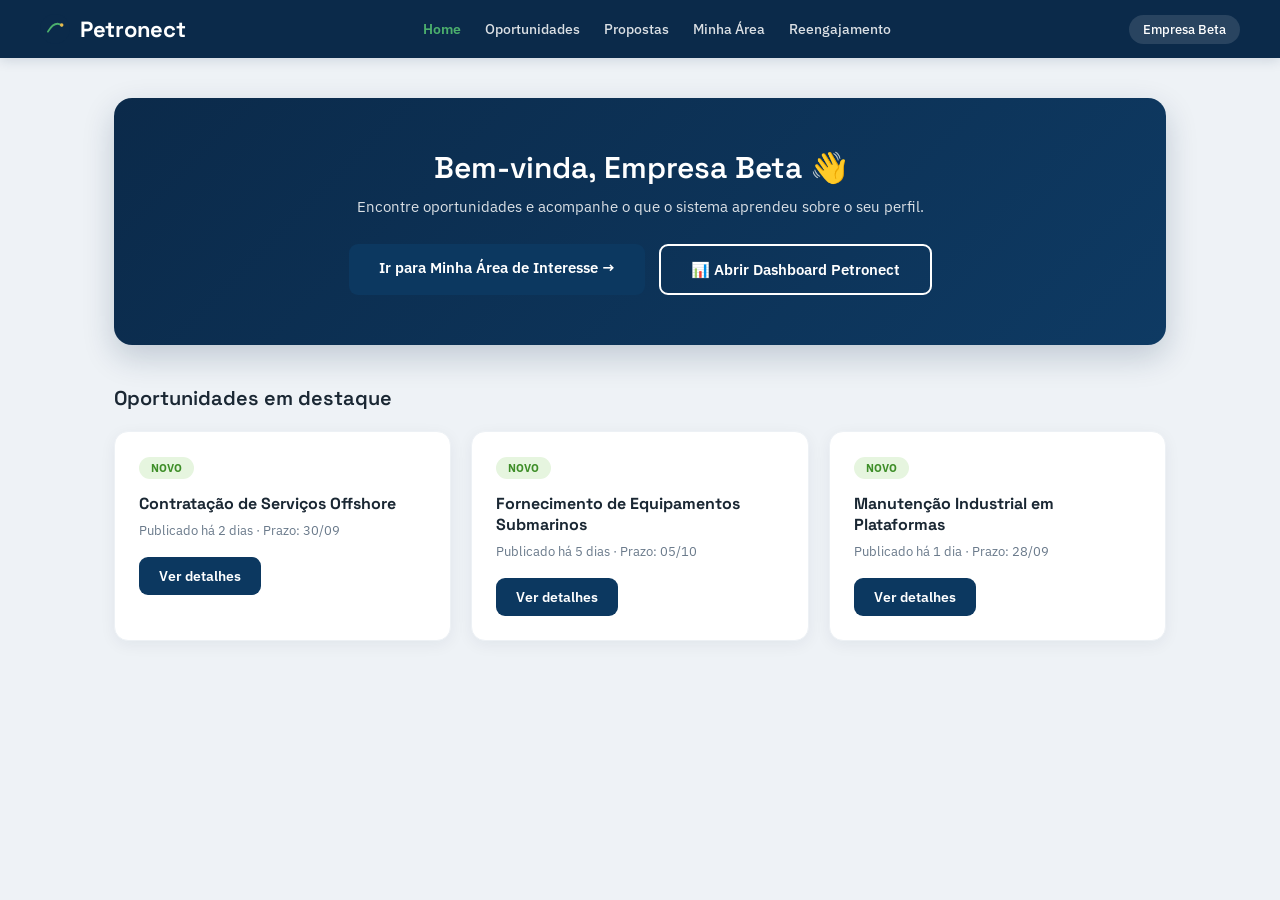
<file: back/pages/home/index.html>
<!DOCTYPE html>
<html lang="pt-BR">
<head>
<meta charset="UTF-8">
<meta name="viewport" content="width=device-width, initial-scale=1.0">
<title>Home · Petronect</title>
<link rel="preconnect" href="https://fonts.googleapis.com">
<link rel="preconnect" href="https://fonts.gstatic.com" crossorigin>
<link href="https://fonts.googleapis.com/css2?family=Space+Grotesk:wght@500;600;700&family=IBM+Plex+Sans:wght@400;500;600&display=swap" rel="stylesheet">
<link rel="stylesheet" href="style.css">
</head>
<body>

<!-- TOPBAR -->
<header class="topbar">
  <div class="brand-mark">
    <svg width="30" height="30" viewBox="0 0 34 34" fill="none">
      <circle cx="17" cy="17" r="17" fill="#0B2A4A"/>
      <path d="M9 20c3.5-6 7-9 11-9 2 0 3.6 1 4.6 2.4" stroke="#4CAF6D" stroke-width="2.1" stroke-linecap="round" fill="none"/>
      <circle cx="24.6" cy="12.4" r="2" fill="#E8B84C"/>
    </svg>
    <span class="word">Petronect</span>
  </div>
  <nav class="menu">
    <a href="#" class="ativo">Home</a>
    <a href="#">Oportunidades</a>
    <a href="#">Propostas</a>
    <a href="../minha-area/index.html">Minha Área</a>
    <a href="../reengajamento/index.html">Reengajamento</a>
  </nav>
  <div class="user-chip">Empresa Beta</div>
</header>

<main class="page">

  <!-- HERO -->
 <section class="hero">
  <h1>Bem-vinda, Empresa Beta 👋</h1>
  <p>Encontre oportunidades e acompanhe o que o sistema aprendeu sobre o seu perfil.</p>
  <div style="display:flex; gap:14px; justify-content:center; flex-wrap:wrap;">
    <a href="../minha-area/index.html" class="btn btn-primary btn-grande">
      Ir para Minha Área de Interesse →
    </a>
    <a href="https://hackathon-petronect-1.streamlit.app/" target="_blank" class="btn btn-outline btn-grande">
      📊 Abrir Dashboard Petronect
    </a>
  </div>

  </section>

  <!-- OPORTUNIDADES EM DESTAQUE -->
  <section class="secao">
    <h2>Oportunidades em destaque</h2>
    <div class="grid-cards">
      <div class="card">
        <span class="tag">Novo</span>
        <h3>Contratação de Serviços Offshore</h3>
        <p>Publicado há 2 dias · Prazo: 30/09</p>
        <button class="btn btn-primary">Ver detalhes</button>
      </div>
      <div class="card">
        <span class="tag">Novo</span>
        <h3>Fornecimento de Equipamentos Submarinos</h3>
        <p>Publicado há 5 dias · Prazo: 05/10</p>
        <button class="btn btn-primary">Ver detalhes</button>
      </div>
      <div class="card">
        <span class="tag">Novo</span>
        <h3>Manutenção Industrial em Plataformas</h3>
        <p>Publicado há 1 dia · Prazo: 28/09</p>
        <button class="btn btn-primary">Ver detalhes</button>
      </div>
    </div>
  </section>

</main>

</body>
</html>
</file>
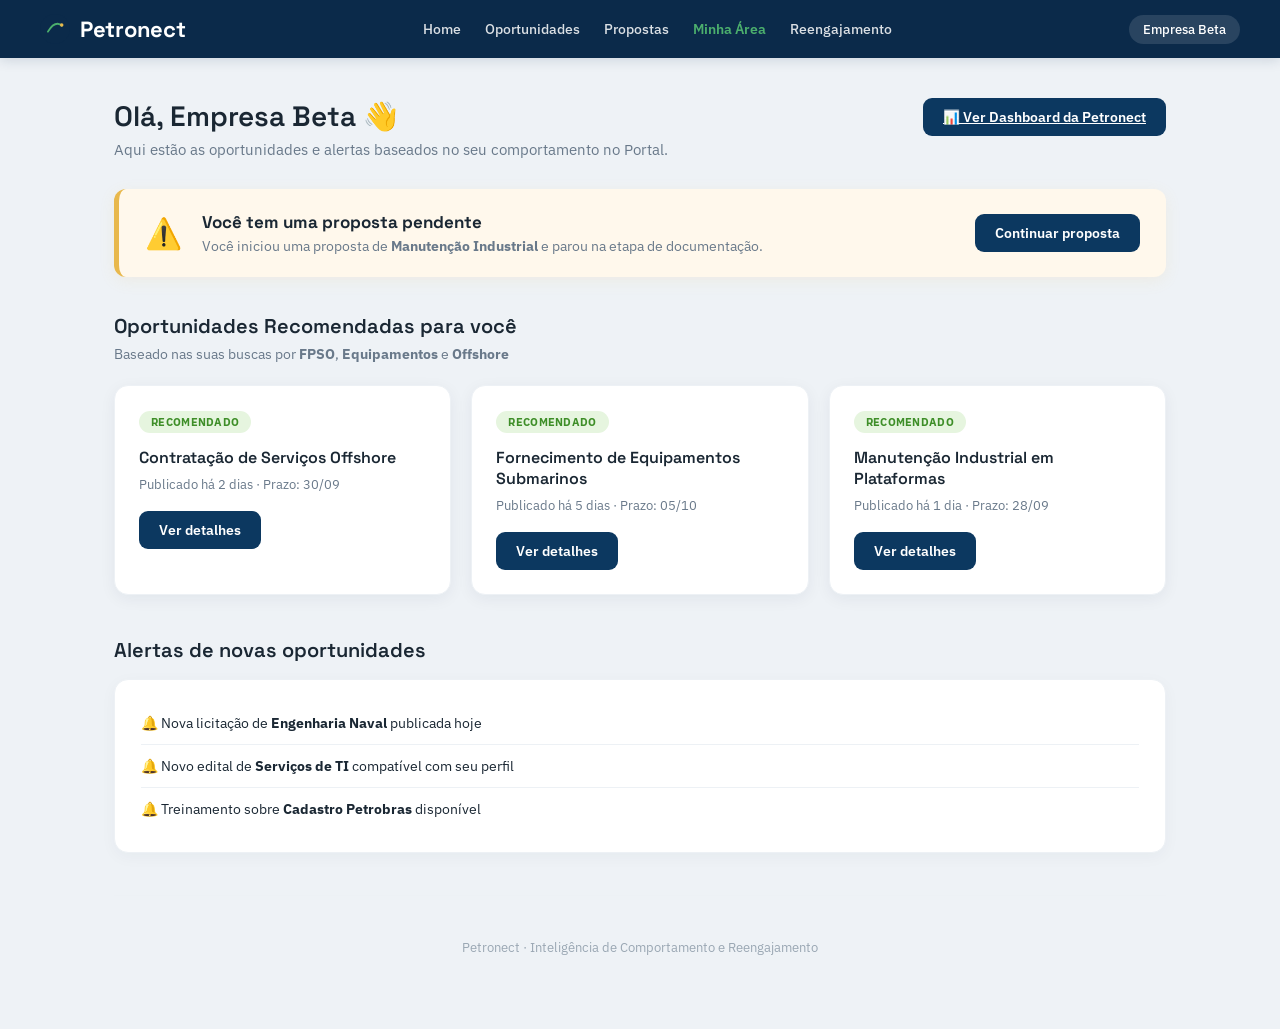
<file: back/pages/minha-area/index.html>
<!DOCTYPE html>
<html lang="pt-BR">
<head>
<meta charset="UTF-8">
<meta name="viewport" content="width=device-width, initial-scale=1.0">
<title>Minha Área de Interesse · Petronect</title>
<link rel="preconnect" href="https://fonts.googleapis.com">
<link rel="preconnect" href="https://fonts.gstatic.com" crossorigin>
<link href="https://fonts.googleapis.com/css2?family=Space+Grotesk:wght@500;600;700&family=IBM+Plex+Sans:wght@400;500;600&display=swap" rel="stylesheet">

<link rel="stylesheet" href="style.css">
</head>
<body>

<!-- TOPO / NAVEGAÇÃO -->
<header class="topbar">
  <div class="brand-mark">
    <svg width="30" height="30" viewBox="0 0 34 34" fill="none">
      <circle cx="17" cy="17" r="17" fill="#0B2A4A"/>
      <path d="M9 20c3.5-6 7-9 11-9 2 0 3.6 1 4.6 2.4" stroke="#4CAF6D" stroke-width="2.1" stroke-linecap="round" fill="none"/>
      <circle cx="24.6" cy="12.4" r="2" fill="#E8B84C"/>
    </svg>
    <span class="word">Petronect</span>
  </div>
<nav class="menu">
  <a href="../home/index.html">Home</a>
  <a href="#">Oportunidades</a>
  <a href="#">Propostas</a>
  <a href="#" class="ativo">Minha Área</a>
  <a href="../reengajamento/index.html">Reengajamento</a>
</nav>
  <div class="user-chip">Empresa Beta</div>
</header>

<main class="page">

  <!-- SAUDAÇÃO -->
<section class="saudacao">
  <div style="display:flex; justify-content:space-between; align-items:flex-start; flex-wrap:wrap; gap:16px;">
    <div>
      <h1>Olá, Empresa Beta 👋</h1>
      <p>Aqui estão as oportunidades e alertas baseados no seu comportamento no Portal.</p>
    </div>
    <a href="https://hackathon-petronect-1.streamlit.app/" target="_blank" class="btn btn-primary">
      📊 Ver Dashboard da Petronect
    </a>
  </div>
</section>

  <!-- ALERTA DE PROPOSTA ABANDONADA -->
  <section class="alerta-abandono">
    <div class="alerta-icone">⚠️</div>
    <div class="alerta-texto">
      <h3>Você tem uma proposta pendente</h3>
      <p>Você iniciou uma proposta de <strong>Manutenção Industrial</strong> e parou na etapa de documentação.</p>
    </div>
    <button class="btn btn-primary" onclick="retomarProposta()">Continuar proposta</button>
  </section>

  <!-- OPORTUNIDADES RECOMENDADAS -->
  <section class="secao">
    <h2>Oportunidades Recomendadas para você</h2>
    <p class="subtitulo">Baseado nas suas buscas por <strong>FPSO</strong>, <strong>Equipamentos</strong> e <strong>Offshore</strong></p>

    <div class="grid-cards">
      <div class="card" onclick="registrarClique('Serviços Offshore')">
        <span class="tag">Recomendado</span>
        <h3>Contratação de Serviços Offshore</h3>
        <p>Publicado há 2 dias · Prazo: 30/09</p>
        <button class="btn btn-primary">Ver detalhes</button>
      </div>

      <div class="card" onclick="registrarClique('Equipamentos Submarinos')">
        <span class="tag">Recomendado</span>
        <h3>Fornecimento de Equipamentos Submarinos</h3>
        <p>Publicado há 5 dias · Prazo: 05/10</p>
        <button class="btn btn-primary">Ver detalhes</button>
      </div>

      <div class="card" onclick="registrarClique('Manutenção Industrial')">
        <span class="tag">Recomendado</span>
        <h3>Manutenção Industrial em Plataformas</h3>
        <p>Publicado há 1 dia · Prazo: 28/09</p>
        <button class="btn btn-primary">Ver detalhes</button>
      </div>
    </div>
  </section>

  <!-- ALERTAS -->
  <section class="secao">
    <h2>Alertas de novas oportunidades</h2>
    <ul class="lista-alertas">
      <li>🔔 Nova licitação de <strong>Engenharia Naval</strong> publicada hoje</li>
      <li>🔔 Novo edital de <strong>Serviços de TI</strong> compatível com seu perfil</li>
      <li>🔔 Treinamento sobre <strong>Cadastro Petrobras</strong> disponível</li>
    </ul>
  </section>

  <!-- RODAPÉ -->
  <footer class="rodape">
    <p>Petronect · Inteligência de Comportamento e Reengajamento</p>
  </footer>

</main>

<script src="script.js"></script>
</body>
</html>
</file>
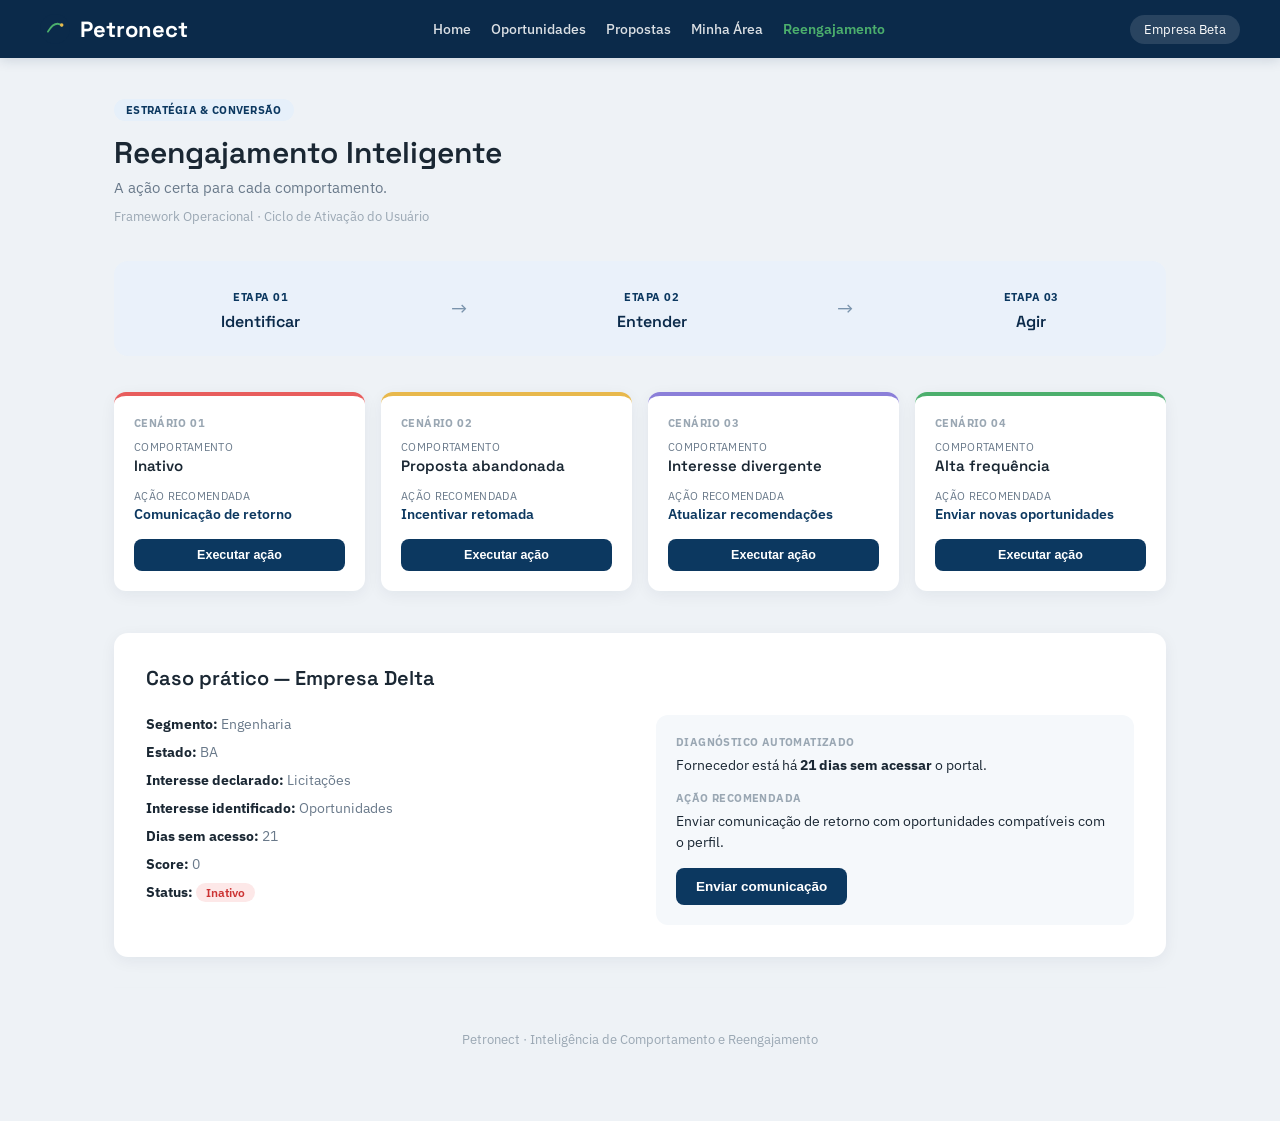
<file: back/pages/reengajamento/index.html>
<!DOCTYPE html>
<html lang="pt-BR">
<head>
<meta charset="UTF-8">
<meta name="viewport" content="width=device-width, initial-scale=1.0">
<title>Reengajamento Inteligente · Petronect</title>
<link rel="preconnect" href="https://fonts.googleapis.com">
<link rel="preconnect" href="https://fonts.gstatic.com" crossorigin>
<link href="https://fonts.googleapis.com/css2?family=Space+Grotesk:wght@500;600;700&family=IBM+Plex+Sans:wght@400;500;600&display=swap" rel="stylesheet">
<link rel="stylesheet" href="style.css">
</head>
<body>

<!-- TOPBAR -->
<header class="topbar">
  <div class="brand-mark">
    <svg width="30" height="30" viewBox="0 0 34 34" fill="none">
      <circle cx="17" cy="17" r="17" fill="#0B2A4A"/>
      <path d="M9 20c3.5-6 7-9 11-9 2 0 3.6 1 4.6 2.4" stroke="#4CAF6D" stroke-width="2.1" stroke-linecap="round" fill="none"/>
      <circle cx="24.6" cy="12.4" r="2" fill="#E8B84C"/>
    </svg>
    <span class="word">Petronect</span>
  </div>
  <nav class="menu">
    <a href="../home/index.html">Home</a>
    <a href="#">Oportunidades</a>
    <a href="#">Propostas</a>
    <a href="../minha-area/index.html">Minha Área</a>
    <a href="#" class="ativo">Reengajamento</a>
  </nav>
  <div class="user-chip">Empresa Beta</div>
</header>

<main class="page">

  <!-- CABEÇALHO -->
  <section class="hero-reengajamento">
    <span class="tag-hero">Estratégia & Conversão</span>
    <h1>Reengajamento Inteligente</h1>
    <p>A ação certa para cada comportamento.</p>
    <span class="subtitulo-hero">Framework Operacional · Ciclo de Ativação do Usuário</span>
  </section>

  <!-- ETAPAS -->
  <section class="etapas">
    <div class="etapa">
      <span class="etapa-num">Etapa 01</span>
      <h3>Identificar</h3>
    </div>
    <div class="seta">→</div>
    <div class="etapa">
      <span class="etapa-num">Etapa 02</span>
      <h3>Entender</h3>
    </div>
    <div class="seta">→</div>
    <div class="etapa">
      <span class="etapa-num">Etapa 03</span>
      <h3>Agir</h3>
    </div>
  </section>

  <!-- CENÁRIOS -->
  <section class="cenarios">
    <div class="cenario-card cenario-1">
      <span class="cenario-tag">Cenário 01</span>
      <p class="cenario-label">Comportamento</p>
      <h3>Inativo</h3>
      <p class="cenario-acao-label">Ação recomendada</p>
      <p class="cenario-acao">Comunicação de retorno</p>
      <button class="btn-acao" onclick="executarAcao('Comunicação de retorno', 'Inativo')">Executar ação</button>
    </div>

    <div class="cenario-card cenario-2">
      <span class="cenario-tag">Cenário 02</span>
      <p class="cenario-label">Comportamento</p>
      <h3>Proposta abandonada</h3>
      <p class="cenario-acao-label">Ação recomendada</p>
      <p class="cenario-acao">Incentivar retomada</p>
      <button class="btn-acao" onclick="executarAcao('Incentivar retomada', 'Proposta abandonada')">Executar ação</button>
    </div>

    <div class="cenario-card cenario-3">
      <span class="cenario-tag">Cenário 03</span>
      <p class="cenario-label">Comportamento</p>
      <h3>Interesse divergente</h3>
      <p class="cenario-acao-label">Ação recomendada</p>
      <p class="cenario-acao">Atualizar recomendações</p>
      <button class="btn-acao" onclick="executarAcao('Atualizar recomendações', 'Interesse divergente')">Executar ação</button>
    </div>

    <div class="cenario-card cenario-4">
      <span class="cenario-tag">Cenário 04</span>
      <p class="cenario-label">Comportamento</p>
      <h3>Alta frequência</h3>
      <p class="cenario-acao-label">Ação recomendada</p>
      <p class="cenario-acao">Enviar novas oportunidades</p>
      <button class="btn-acao" onclick="executarAcao('Enviar novas oportunidades', 'Alta frequência')">Executar ação</button>
    </div>
  </section>

  <!-- CASO PRÁTICO -->
  <section class="caso-pratico">
    <h2>Caso prático — Empresa Delta</h2>
    <div class="caso-grid">
      <div class="caso-info">
        <p><strong>Segmento:</strong> Engenharia</p>
        <p><strong>Estado:</strong> BA</p>
        <p><strong>Interesse declarado:</strong> Licitações</p>
        <p><strong>Interesse identificado:</strong> Oportunidades</p>
        <p><strong>Dias sem acesso:</strong> 21</p>
        <p><strong>Score:</strong> 0</p>
        <p><strong>Status:</strong> <span class="status-inativo">Inativo</span></p>
      </div>
      <div class="caso-diag">
        <p class="diag-label">Diagnóstico automatizado</p>
        <p class="diag-texto">Fornecedor está há <strong>21 dias sem acessar</strong> o portal.</p>
        <p class="diag-label">Ação recomendada</p>
        <p class="diag-texto">Enviar comunicação de retorno com oportunidades compatíveis com o perfil.</p>
        <button class="btn-primary" onclick="executarAcao('Comunicação de retorno', 'Empresa Delta')">Enviar comunicação</button>
      </div>
    </div>
  </section>

  <!-- RODAPÉ -->
  <footer class="rodape">
    <p>Petronect · Inteligência de Comportamento e Reengajamento</p>
  </footer>

</main>

<script>
function executarAcao(acao, contexto) {
  // Cria notificação elegante
  const antiga = document.querySelector('.notificacao');
  if (antiga) antiga.remove();

  const notif = document.createElement('div');
  notif.className = 'notificacao';
  notif.innerHTML = `
    <div class="notif-icone">✅</div>
    <div class="notif-conteudo">
      <strong>Ação executada: ${acao}</strong>
      <p>Contexto: <strong>${contexto}</strong><br><small>O sistema registrou a ação no Dashboard da Petronect.</small></p>
    </div>
    <button class="notif-fechar" onclick="this.parentElement.remove()">×</button>
  `;
  document.body.appendChild(notif);
  setTimeout(() => notif.classList.add('visivel'), 10);
  setTimeout(() => {
    notif.classList.remove('visivel');
    setTimeout(() => notif.remove(), 300);
  }, 4000);
}
</script>
</body>
</html>
</file>
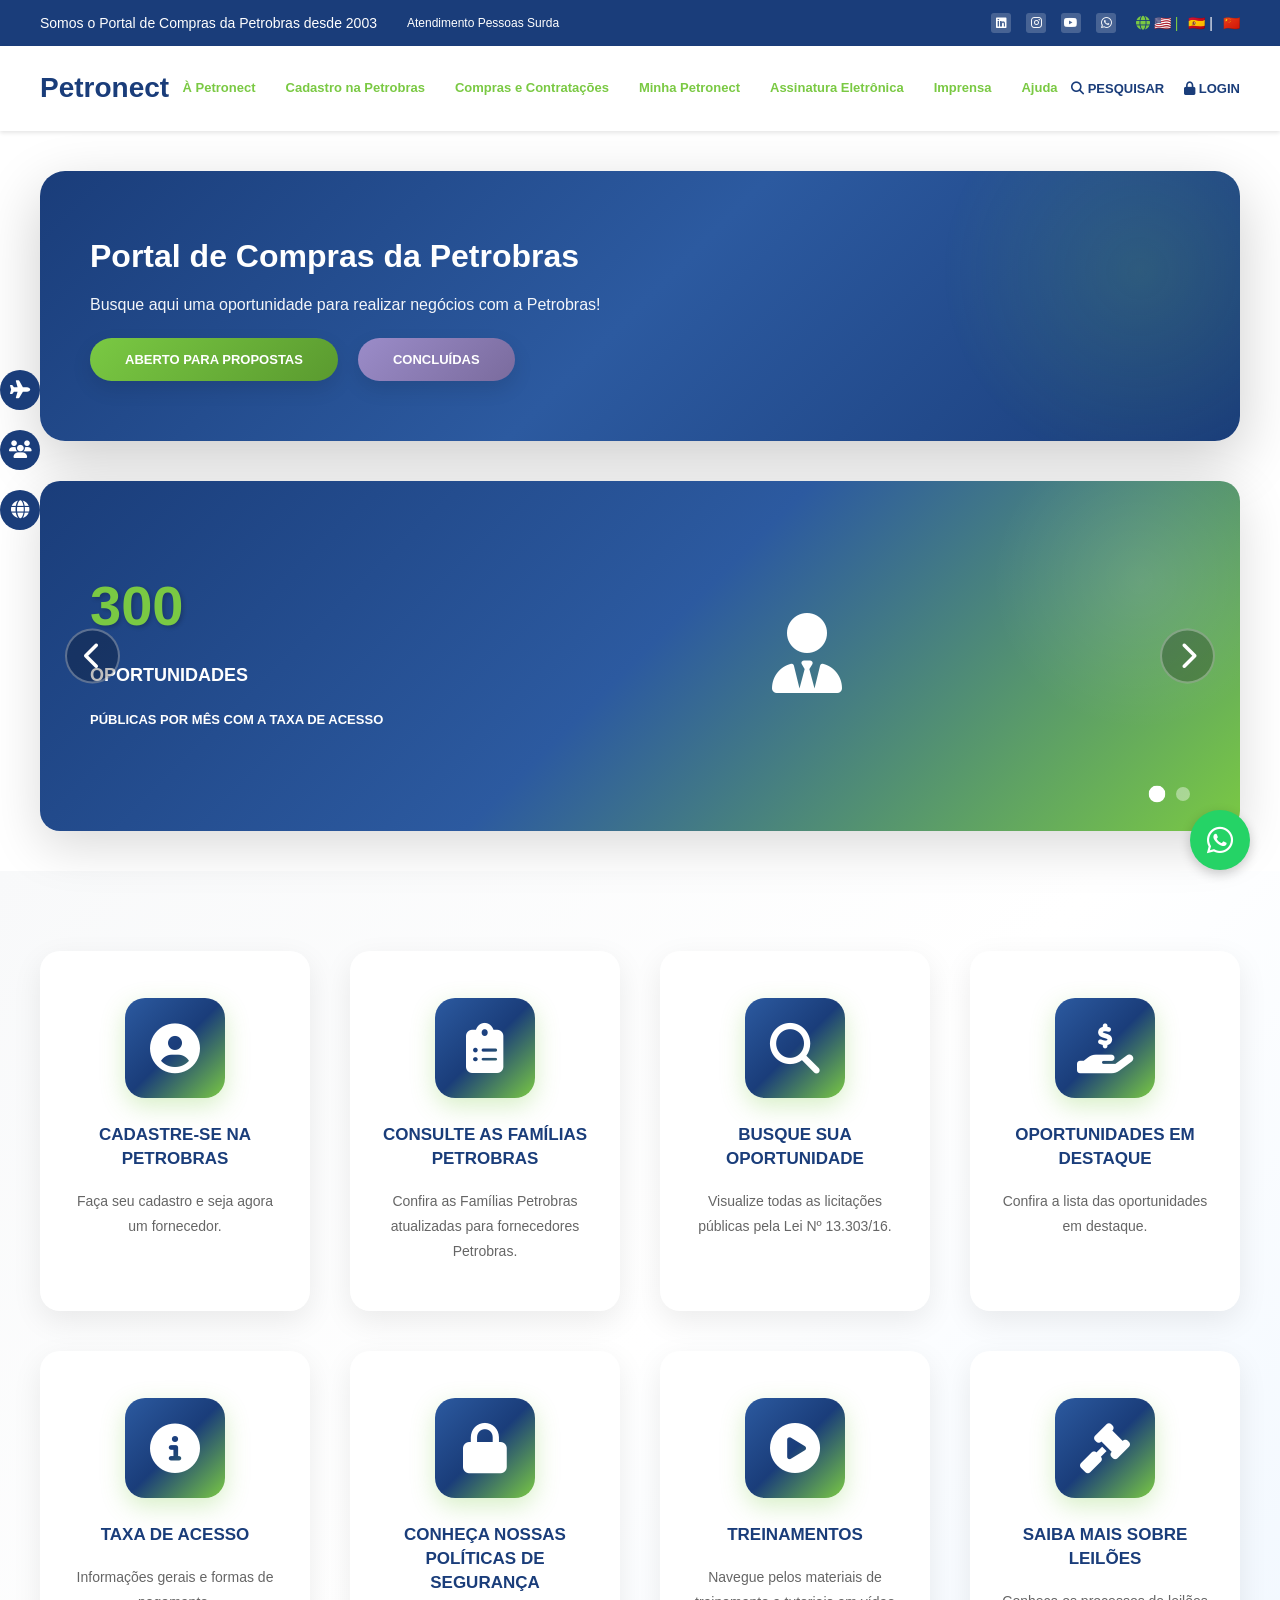
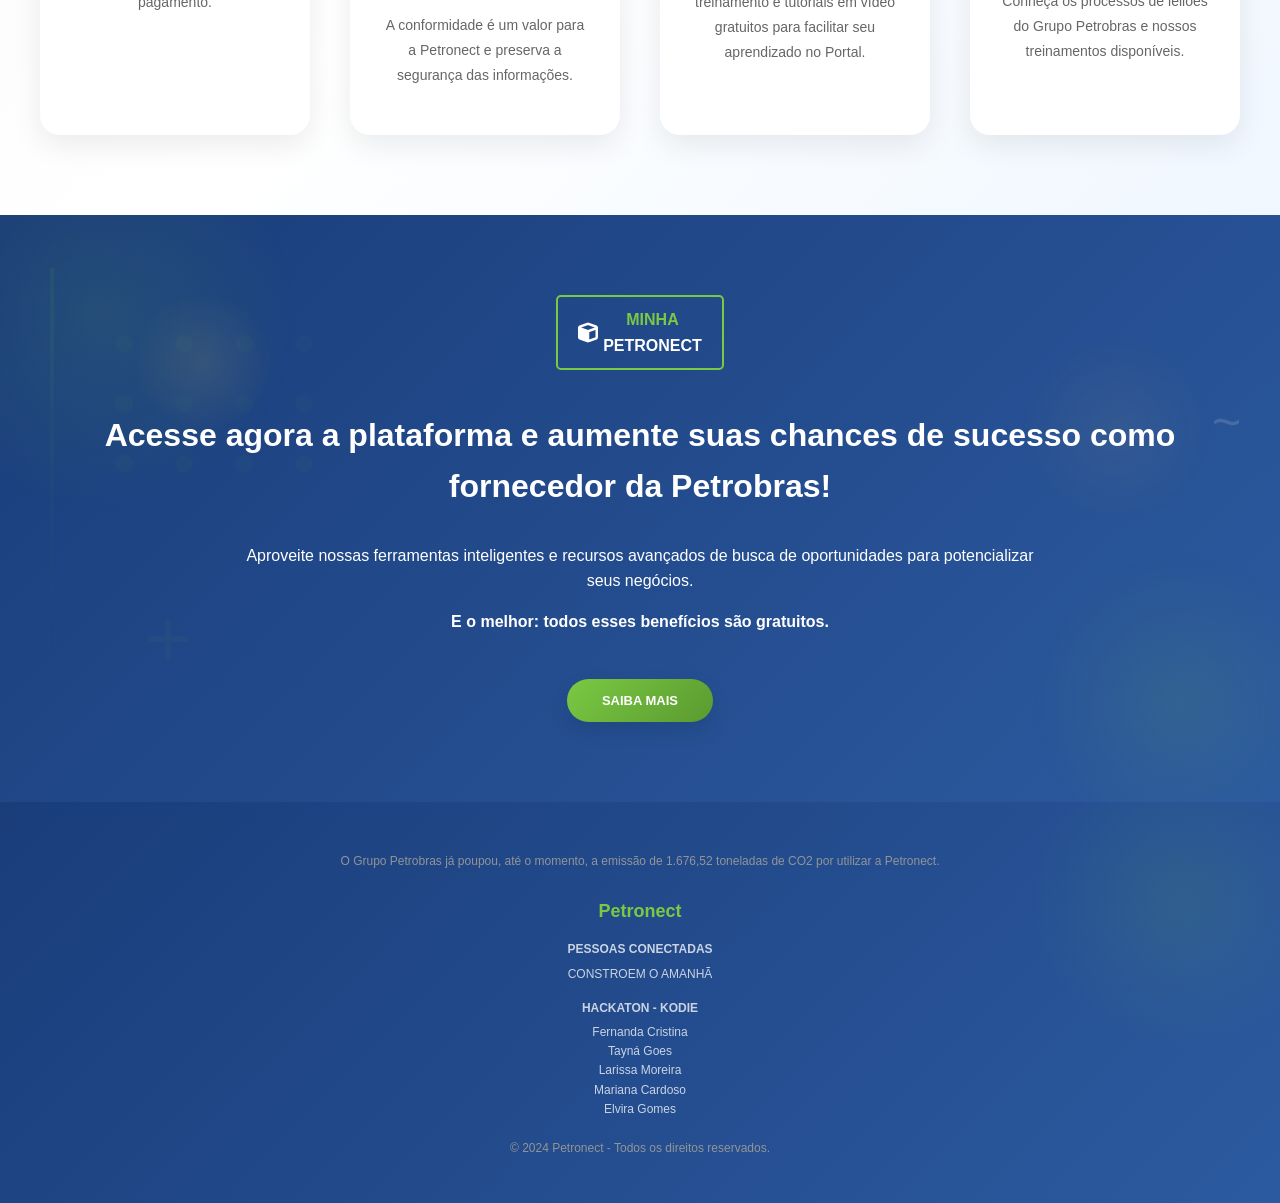
<file: petronect_hackathon.html>
<!DOCTYPE html>
<html lang="pt-BR">

<head>
    <meta charset="UTF-8">
    <meta name="viewport" content="width=device-width, initial-scale=1.0">
    <title>Petronect - Portal de Compras da Petrobras</title>
    <link rel="stylesheet" href="https://cdnjs.cloudflare.com/ajax/libs/font-awesome/6.4.0/css/all.min.css">
    <style>
        * {
            margin: 0;
            padding: 0;
            box-sizing: border-box;
        }

        body {
            font-family: -apple-system, BlinkMacSystemFont, 'Segoe UI', 'Helvetica Neue', sans-serif;
            color: #333;
            line-height: 1.6;
        }

        /* TOP BAR */
        .top-bar {
            background: #1a3d7a;
            color: white;
            padding: 12px 40px;
            display: flex;
            justify-content: space-between;
            align-items: center;
            font-size: 14px;
        }

        .top-bar-left {
            display: flex;
            align-items: center;
            gap: 30px;
        }

        .top-bar-right {
            display: flex;
            align-items: center;
            gap: 20px;
        }

        .top-bar a {
            color: white;
            text-decoration: none;
            font-size: 12px;
        }

        .social-icons {
            display: flex;
            gap: 15px;
            align-items: center;
        }

        .social-icons a {
            width: 20px;
            height: 20px;
            display: flex;
            align-items: center;
            justify-content: center;
            border-radius: 3px;
            background: rgba(255, 255, 255, 0.2);
            transition: background 0.3s;
        }

        .social-icons a:hover {
            background: rgba(255, 255, 255, 0.3);
        }

        .language-selector {
            display: flex;
            gap: 10px;
            align-items: center;
        }

        .flag {
            width: 24px;
            height: 16px;
            cursor: pointer;
            transition: transform 0.3s;
        }

        .flag:hover {
            transform: scale(1.1);
        }

        /* HEADER */
        header {
            background: white;
            padding: 20px 40px;
            display: flex;
            justify-content: space-between;
            align-items: center;
            box-shadow: 0 2px 4px rgba(0, 0, 0, 0.1);
        }

        .logo {
            font-size: 28px;
            font-weight: bold;
            color: #1a3d7a;
            text-decoration: none;
        }

        .logo span {
            color: #7ac943;
        }

        nav {
            display: flex;
            gap: 30px;
            align-items: center;
        }

        nav a {
            color: #7ac943;
            text-decoration: none;
            font-weight: 600;
            font-size: 13px;
            transition: color 0.3s;
        }

        nav a:hover {
            color: #5a9a2f;
        }

        .header-right {
            display: flex;
            gap: 20px;
            align-items: center;
        }

        .search-btn,
        .login-btn {
            background: none;
            border: none;
            cursor: pointer;
            font-size: 13px;
            color: #1a3d7a;
            font-weight: 600;
            transition: color 0.3s;
        }

        .search-btn:hover,
        .login-btn:hover {
            color: #7ac943;
        }

        /* HERO BANNER */
        .hero {
            background: linear-gradient(135deg, #2c5aa0 0%, #1a3d7a 100%);
            padding: 40px;
            margin: 30px 40px;
            border-radius: 30px;
            color: white;
            display: flex;
            justify-content: space-between;
            align-items: center;
        }

        .hero-content {
            flex: 1;
        }

        .hero h1 {
            font-size: 32px;
            margin-bottom: 10px;
            font-weight: bold;
        }

        .hero p {
            font-size: 16px;
            margin-bottom: 20px;
            opacity: 0.95;
        }

        .hero-buttons {
            display: flex;
            gap: 20px;
        }

        .btn {
            padding: 14px 35px;
            border: none;
            border-radius: 30px;
            font-weight: 700;
            cursor: pointer;
            transition: all 0.4s cubic-bezier(0.34, 1.56, 0.64, 1);
            font-size: 13px;
            position: relative;
            overflow: hidden;
            box-shadow: 0 8px 20px rgba(0, 0, 0, 0.1);
        }

        .btn::before {
            content: '';
            position: absolute;
            top: 0;
            left: -100%;
            width: 100%;
            height: 100%;
            background: rgba(255, 255, 255, 0.2);
            transition: left 0.5s;
        }

        .btn:hover::before {
            left: 100%;
        }

        .btn-green {
            background: linear-gradient(135deg, #7ac943, #5a9a2f);
            color: white;
        }

        .btn-green:hover {
            transform: translateY(-4px) scale(1.05);
            box-shadow: 0 15px 35px rgba(122, 201, 67, 0.4);
        }

        .btn-purple {
            background: linear-gradient(135deg, #9b8cc9, #7a6b9d);
            color: white;
        }

        .btn-purple:hover {
            transform: translateY(-4px) scale(1.05);
            box-shadow: 0 15px 35px rgba(155, 140, 201, 0.4);
        }

        /* CAROUSEL BANNER */
        .carousel {
            margin: 40px;
            background: linear-gradient(135deg, #1a3d7a 0%, #2c5aa0 50%, #7ac943 100%);
            padding: 60px 50px;
            display: flex;
            align-items: center;
            gap: 60px;
            min-height: 350px;
            position: relative;
            overflow: hidden;
            border-radius: 20px;
            box-shadow: 0 15px 50px rgba(0, 0, 0, 0.15);
        }

        .carousel::before {
            content: '';
            position: absolute;
            width: 300px;
            height: 300px;
            background: radial-gradient(circle, rgba(255, 255, 255, 0.1) 0%, transparent 70%);
            border-radius: 50%;
            top: -50px;
            right: -50px;
        }

        .carousel-slide {
            display: none;
            flex: 1;
            color: white;
            animation: slideIn 0.6s ease-out;
        }

        @keyframes slideIn {
            from {
                opacity: 0;
                transform: translateX(-30px);
            }

            to {
                opacity: 1;
                transform: translateX(0);
            }
        }

        .carousel-slide.active {
            display: flex;
            align-items: center;
            gap: 40px;
        }

        .carousel-text h2 {
            font-size: 56px;
            color: #7ac943;
            margin-bottom: 10px;
            font-weight: 900;
            text-shadow: 2px 2px 4px rgba(0, 0, 0, 0.2);
        }

        .carousel-text p {
            font-size: 18px;
            margin-bottom: 20px;
            font-weight: 600;
        }

        .carousel-btn {
            background: linear-gradient(135deg, #7ac943, #5a9a2f);
            color: white;
            padding: 14px 35px;
            border: none;
            border-radius: 30px;
            cursor: pointer;
            font-weight: 700;
            transition: all 0.4s cubic-bezier(0.34, 1.56, 0.64, 1);
            box-shadow: 0 8px 20px rgba(122, 201, 67, 0.3);
        }

        .carousel-btn:hover {
            transform: translateY(-3px);
            box-shadow: 0 12px 30px rgba(122, 201, 67, 0.5);
        }

        .carousel-controls {
            position: absolute;
            right: 50px;
            bottom: 30px;
            display: flex;
            gap: 12px;
        }

        .carousel-dot {
            width: 14px;
            height: 14px;
            border-radius: 50%;
            background: rgba(255, 255, 255, 0.4);
            cursor: pointer;
            transition: all 0.3s;
            border: 2px solid transparent;
        }

        .carousel-dot:hover {
            background: rgba(255, 255, 255, 0.6);
        }

        .carousel-dot.active {
            background: white;
            transform: scale(1.2);
        }

        .carousel-arrow {
            position: absolute;
            top: 50%;
            transform: translateY(-50%);
            font-size: 28px;
            cursor: pointer;
            color: white;
            background: rgba(0, 0, 0, 0.25);
            width: 55px;
            height: 55px;
            display: flex;
            align-items: center;
            justify-content: center;
            border: 2px solid rgba(255, 255, 255, 0.3);
            border-radius: 50%;
            transition: all 0.3s cubic-bezier(0.34, 1.56, 0.64, 1);
            z-index: 10;
        }

        .carousel-arrow:hover {
            background: rgba(0, 0, 0, 0.45);
            border-color: rgba(255, 255, 255, 0.6);
            transform: translateY(-50%) scale(1.1);
        }

        .carousel-arrow.left {
            left: 25px;
        }

        .carousel-arrow.right {
            right: 25px;
        }

        /* SIDEBAR */
        .left-sidebar {
            position: fixed;
            left: 0;
            top: 50%;
            transform: translateY(-50%);
            display: flex;
            flex-direction: column;
            gap: 20px;
            z-index: 10;
        }

        .sidebar-icon {
            width: 40px;
            height: 40px;
            background: #1a3d7a;
            border-radius: 50%;
            display: flex;
            align-items: center;
            justify-content: center;
            color: white;
            cursor: pointer;
            transition: all 0.3s;
            font-size: 18px;
        }

        .sidebar-icon:hover {
            background: #7ac943;
            transform: scale(1.1);
        }

        /* CARDS SECTION */
        .cards-section {
            padding: 80px 40px;
            background: linear-gradient(135deg, #f8f9fa 0%, #ffffff 50%, #f0f7ff 100%);
        }

        .cards-grid {
            display: grid;
            grid-template-columns: repeat(auto-fit, minmax(260px, 1fr));
            gap: 40px;
            max-width: 1400px;
            margin: 0 auto;
        }

        .card {
            background: white;
            border-radius: 20px;
            padding: 45px 30px;
            text-align: center;
            transition: all 0.4s cubic-bezier(0.34, 1.56, 0.64, 1);
            box-shadow: 0 10px 30px rgba(0, 0, 0, 0.08);
            border: 2px solid transparent;
            position: relative;
            overflow: hidden;
        }

        .card::before {
            content: '';
            position: absolute;
            top: 0;
            left: -100%;
            width: 100%;
            height: 100%;
            background: linear-gradient(90deg, transparent, rgba(122, 201, 67, 0.1), transparent);
            transition: left 0.6s;
        }

        .card:hover::before {
            left: 100%;
        }

        .card:hover {
            box-shadow: 0 20px 50px rgba(122, 201, 67, 0.25);
            transform: translateY(-15px) scale(1.02);
            border-color: #7ac943;
            background: linear-gradient(135deg, #ffffff 0%, #f0fffb 100%);
        }

        .card-icon {
            width: 100px;
            height: 100px;
            margin: 0 auto 25px;
            background: linear-gradient(135deg, #2c5aa0 0%, #1a3d7a 50%, #7ac943 100%);
            border-radius: 20px;
            display: flex;
            align-items: center;
            justify-content: center;
            font-size: 50px;
            color: white;
            transition: all 0.4s cubic-bezier(0.34, 1.56, 0.64, 1);
            box-shadow: 0 8px 25px rgba(122, 201, 67, 0.3);
            position: relative;
            z-index: 2;
        }

        .card:hover .card-icon {
            transform: scale(1.2) rotateY(360deg) translateY(-10px);
            box-shadow: 0 15px 40px rgba(122, 201, 67, 0.5);
            background: linear-gradient(135deg, #7ac943 0%, #5a9a2f 100%);
        }

        .card h3 {
            color: #1a3d7a;
            font-size: 17px;
            margin-bottom: 18px;
            font-weight: 800;
            line-height: 1.4;
            transition: color 0.3s;
        }

        .card:hover h3 {
            color: #7ac943;
        }

        .card p {
            color: #666;
            font-size: 14px;
            line-height: 1.8;
            transition: color 0.3s;
        }

        .card:hover p {
            color: #333;
        }

        /* MINHA PETRONECT SECTION */
        .minha-petronect {
            background: linear-gradient(135deg, #1a3d7a 0%, #2c5aa0 100%);
            color: white;
            padding: 80px 40px;
            text-align: center;
            position: relative;
            overflow: hidden;
            min-height: 500px;
            display: flex;
            flex-direction: column;
            justify-content: center;
            align-items: center;
        }

        .minha-petronect::before {
            content: '';
            position: absolute;
            width: 400px;
            height: 400px;
            background: radial-gradient(circle, rgba(122, 201, 67, 0.1) 0%, transparent 70%);
            border-radius: 50%;
            top: -100px;
            left: -100px;
            will-change: transform;
            z-index: 1;
        }

        .minha-petronect::after {
            content: '';
            position: absolute;
            width: 300px;
            height: 300px;
            background: radial-gradient(circle, rgba(122, 201, 67, 0.1) 0%, transparent 70%);
            border-radius: 50%;
            bottom: -50px;
            right: -50px;
            will-change: transform;
            z-index: 1;
        }

        /* PARALLAX SHAPES */
        .parallax-shape {
            position: absolute;
            opacity: 0.15;
            will-change: transform;
        }

        .parallax-shape.circle-1 {
            width: 150px;
            height: 150px;
            background: radial-gradient(circle, rgba(255, 215, 100, 0.6) 0%, transparent 70%);
            border-radius: 50%;
            top: 10%;
            left: 10%;
            z-index: 2;
        }

        .parallax-shape.circle-2 {
            width: 200px;
            height: 200px;
            background: radial-gradient(circle, rgba(255, 215, 100, 0.4) 0%, transparent 70%);
            border-radius: 50%;
            top: 15%;
            right: 5%;
            z-index: 2;
        }

        .parallax-shape.dots {
            width: 300px;
            height: 300px;
            top: 5%;
            left: 5%;
            z-index: 2;
        }

        .parallax-shape.dots svg {
            width: 100%;
            height: 100%;
            opacity: 0.3;
        }

        .parallax-shape.line {
            width: 4px;
            height: 400px;
            background: linear-gradient(to bottom, rgba(122, 201, 67, 0.5), transparent);
            top: 0;
            left: 50px;
            z-index: 2;
        }

        .parallax-shape.plus {
            width: 80px;
            height: 80px;
            top: 50%;
            left: 10%;
            color: rgba(122, 201, 67, 0.3);
            font-size: 80px;
            z-index: 2;
        }

        .parallax-shape.wavy {
            top: 15%;
            right: 3%;
            font-size: 50px;
            z-index: 2;
        }

        /* HERO PARALLAX */
        .hero {
            background: linear-gradient(135deg, #1a3d7a 0%, #2c5aa0 50%, #1a3d7a 100%);
            padding: 60px 50px;
            margin: 40px;
            border-radius: 25px;
            color: white;
            display: flex;
            justify-content: space-between;
            align-items: center;
            position: relative;
            overflow: hidden;
            box-shadow: 0 20px 60px rgba(0, 0, 0, 0.2);
            min-height: 250px;
        }

        .hero::after {
            content: '';
            position: absolute;
            width: 400px;
            height: 400px;
            background: radial-gradient(circle, rgba(122, 201, 67, 0.15) 0%, transparent 70%);
            border-radius: 50%;
            top: -100px;
            right: -100px;
            animation: float 20s infinite ease-in-out;
        }

        @keyframes float {

            0%,
            100% {
                transform: translateY(0px);
            }

            50% {
                transform: translateY(20px);
            }
        }

        .hero-bg {
            position: absolute;
            width: 100%;
            height: 100%;
            top: 0;
            left: 0;
            opacity: 0.05;
            will-change: transform;
            z-index: 0;
        }

        .hero-content {
            position: relative;
            z-index: 1;
            flex: 1;
        }

        .petronect-logo {
            font-size: 14px;
            margin-bottom: 30px;
            position: relative;
            z-index: 1;
        }

        .petronect-logo-box {
            display: inline-block;
            border: 2px solid #7ac943;
            padding: 10px 20px;
            border-radius: 5px;
            margin-bottom: 20px;
        }

        .petronect-logo-box .minha {
            color: #7ac943;
            font-weight: bold;
        }

        .petronect-logo-box .petronect {
            color: white;
            font-weight: bold;
        }

        .minha-petronect h2 {
            font-size: 32px;
            margin: 20px 0 30px;
            position: relative;
            z-index: 1;
        }

        .minha-petronect p {
            font-size: 16px;
            margin-bottom: 15px;
            max-width: 800px;
            margin-left: auto;
            margin-right: auto;
            position: relative;
            z-index: 1;
        }

        .minha-petronect .btn-green {
            margin-top: 30px;
            position: relative;
            z-index: 1;
        }

        .geometric-shapes {
            position: absolute;
            width: 100%;
            height: 100%;
            top: 0;
            left: 0;
            z-index: 0;
        }

        .shape {
            position: absolute;
            opacity: 0.3;
        }

        /* FOOTER */
        footer {
            background: linear-gradient(135deg, #1a3d7a 0%, #2c5aa0 100%);
            padding: 50px 40px 30px;
            text-align: center;
            font-size: 12px;
            color: white;
            position: relative;
            overflow: hidden;
        }

        footer::before {
            content: '';
            position: absolute;
            width: 300px;
            height: 300px;
            background: radial-gradient(circle, rgba(122, 201, 67, 0.1) 0%, transparent 70%);
            border-radius: 50%;
            top: -50px;
            right: -50px;
        }

        .footer-content {
            max-width: 1200px;
            margin: 0 auto;
            position: relative;
            z-index: 1;
        }

        footer p {
            margin-bottom: 15px;
            opacity: 0.95;
            transition: opacity 0.3s;
        }

        footer p:hover {
            opacity: 1;
        }

        .footer-logo {
            margin-top: 25px;
            font-size: 18px;
            color: #7ac943;
            font-weight: 900;
        }

        .footer-info {
            color: rgba(255, 255, 255, 0.8);
            font-size: 12px;
            margin-top: 15px;
        }

        .footer-info p {
            margin: 5px 0;
        }

        /* RESPONSIVE */
        @media (max-width: 1200px) {
            .cards-grid {
                gap: 30px;
            }

            .card {
                padding: 35px 25px;
            }

            .cards-section {
                padding: 60px 30px;
            }
        }

        @media (max-width: 1024px) {
            .cards-grid {
                grid-template-columns: repeat(auto-fit, minmax(240px, 1fr));
                gap: 25px;
            }

            nav {
                gap: 12px;
            }

            nav a {
                font-size: 12px;
            }

            .carousel {
                flex-direction: column;
                gap: 20px;
                padding: 30px;
            }

            .carousel-text h2 {
                font-size: 36px;
            }

            .card-icon {
                width: 80px;
                height: 80px;
                font-size: 40px;
            }

            .card h3 {
                font-size: 15px;
            }

            .card p {
                font-size: 13px;
            }
        }

        @media (max-width: 768px) {
            .cards-grid {
                grid-template-columns: repeat(auto-fit, minmax(180px, 1fr));
                gap: 20px;
            }

            header {
                flex-direction: column;
                padding: 12px 15px;
                gap: 10px;
            }

            nav {
                flex-wrap: wrap;
                justify-content: center;
                gap: 8px;
                margin-top: 10px;
                order: 3;
                width: 100%;
            }

            nav a {
                font-size: 11px;
                padding: 5px 8px;
            }

            .header-right {
                gap: 10px;
                order: 2;
            }

            .search-btn,
            .login-btn {
                font-size: 11px;
                padding: 8px 12px;
            }

            .hero {
                flex-direction: column;
                margin: 15px;
                padding: 25px;
                border-radius: 20px;
            }

            .hero h1 {
                font-size: 22px;
                margin-bottom: 10px;
            }

            .hero p {
                font-size: 14px;
                margin-bottom: 15px;
            }

            .hero-buttons {
                flex-direction: column;
                gap: 10px;
            }

            .btn {
                padding: 10px 20px;
                font-size: 12px;
                width: 100%;
            }

            .top-bar {
                flex-direction: column;
                gap: 8px;
                padding: 8px 15px;
                font-size: 12px;
            }

            .top-bar-left,
            .top-bar-right {
                flex-direction: column;
                gap: 8px;
            }

            .social-icons {
                gap: 10px;
            }

            .left-sidebar {
                position: static;
                transform: none;
                flex-direction: row;
                margin: 15px;
                justify-content: center;
                gap: 15px;
            }

            .sidebar-icon {
                width: 35px;
                height: 35px;
                font-size: 16px;
            }

            .carousel {
                padding: 20px;
                min-height: auto;
            }

            .carousel-text h2 {
                font-size: 28px;
            }

            .carousel-text p {
                font-size: 14px;
            }

            .carousel-arrow {
                width: 40px;
                height: 40px;
                font-size: 20px;
            }

            .card {
                padding: 25px 15px;
            }

            .card-icon {
                width: 70px;
                height: 70px;
                font-size: 35px;
                margin-bottom: 15px;
            }

            .card h3 {
                font-size: 14px;
                margin-bottom: 12px;
            }

            .card p {
                font-size: 12px;
            }

            .cards-section {
                padding: 40px 15px;
            }

            .minha-petronect {
                padding: 40px 20px;
                min-height: auto;
            }

            .minha-petronect h2 {
                font-size: 22px;
                margin: 15px 0;
            }

            .minha-petronect p {
                font-size: 14px;
                margin-bottom: 10px;
            }

            .petronect-logo-box {
                margin-bottom: 15px;
            }

            footer {
                padding: 15px;
                font-size: 11px;
            }

            .footer-logo {
                font-size: 14px;
            }

            .left-sidebar {
                left: auto;
                right: 15px;
                top: auto;
                bottom: 100px;
            }
        }

        @media (max-width: 480px) {
            .cards-grid {
                grid-template-columns: 1fr;
                gap: 15px;
            }

            header {
                padding: 10px;
            }

            nav {
                gap: 5px;
            }

            nav a {
                font-size: 10px;
                padding: 4px 6px;
            }

            .hero {
                margin: 10px;
                padding: 20px 15px;
            }

            .hero h1 {
                font-size: 18px;
            }

            .top-bar {
                padding: 6px 10px;
                font-size: 10px;
            }

            .card {
                padding: 20px 12px;
            }

            .card-icon {
                width: 60px;
                height: 60px;
                font-size: 30px;
            }

            .card h3 {
                font-size: 13px;
            }

            .card p {
                font-size: 11px;
            }

            .carousel {
                padding: 15px;
            }

            .carousel-text h2 {
                font-size: 24px;
            }

            .carousel-text p {
                font-size: 12px;
            }

            .carousel-arrow {
                display: none;
            }

            .cards-section {
                padding: 30px 10px;
            }

            .minha-petronect {
                padding: 30px 15px;
            }

            .minha-petronect h2 {
                font-size: 18px;
            }

            .minha-petronect p {
                font-size: 13px;
            }

            .left-sidebar {
                right: 10px;
                bottom: 80px;
                gap: 10px;
            }

            .sidebar-icon {
                width: 32px;
                height: 32px;
                font-size: 14px;
            }

            .logo {
                font-size: 20px;
            }

            .whatsapp-btn {
                width: 55px;
                height: 55px;
                font-size: 26px;
            }
        }

        /* WHATSAPP BUTTON */
        .whatsapp-btn {
            position: fixed;
            bottom: 30px;
            right: 30px;
            width: 60px;
            height: 60px;
            background: #25d366;
            border-radius: 50%;
            display: flex;
            align-items: center;
            justify-content: center;
            font-size: 30px;
            cursor: pointer;
            box-shadow: 0 4px 12px rgba(0, 0, 0, 0.2);
            transition: all 0.3s;
            z-index: 100;
            text-decoration: none;
            color: white;
        }

        .whatsapp-btn:hover {
            transform: scale(1.1);
            box-shadow: 0 6px 16px rgba(0, 0, 0, 0.3);
        }
    </style>
</head>

<body>
    <!-- TOP BAR -->
    <div class="top-bar">
        <div class="top-bar-left">
            <span>Somos o Portal de Compras da Petrobras desde 2003</span>
            <a href="#">Atendimento Pessoas Surda</a>
        </div>
        <div class="top-bar-right">
            <div class="social-icons">
                <a href="#" title="LinkedIn"><i class="fab fa-linkedin"></i></a>
                <a href="#" title="Instagram"><i class="fab fa-instagram"></i></a>
                <a href="#" title="YouTube"><i class="fab fa-youtube"></i></a>
                <a href="#" title="WhatsApp"><i class="fab fa-whatsapp"></i></a>
            </div>
            <div class="language-selector">
                <span style="color: #7ac943;"><i class="fas fa-globe"></i> 🇺🇸 |</span>
                <span>🇪🇸 |</span>
                <span>🇨🇳</span>
            </div>
        </div>
    </div>

    <!-- HEADER -->
    <header>
        <a href="#" class="logo">Petronect</a>
        <nav>
            <a href="#">À Petronect</a>
            <a href="#">Cadastro na Petrobras</a>
            <a href="#">Compras e Contratações</a>
            <a href="#">Minha Petronect</a>
            <a href="#">Assinatura Eletrônica</a>
            <a href="#">Imprensa</a>
            <a href="#">Ajuda</a>
        </nav>
        <div class="header-right">
            <button class="search-btn"><i class="fas fa-search"></i> PESQUISAR</button>
            <button class="login-btn"><i class="fas fa-lock"></i> LOGIN</button>
        </div>
    </header>

    <!-- HERO BANNER -->
    <div class="hero">
        <div class="hero-bg" id="heroBg"></div>
        <div class="hero-content" style="position: relative; z-index: 1;">
            <h1>Portal de Compras da Petrobras</h1>
            <p>Busque aqui uma oportunidade para realizar negócios com a Petrobras!</p>
            <div class="hero-buttons">
                <button class="btn btn-green">ABERTO PARA PROPOSTAS</button>
                <button class="btn btn-purple">CONCLUÍDAS</button>
            </div>
        </div>
    </div>

    <!-- LEFT SIDEBAR -->
    <div class="left-sidebar">
        <div class="sidebar-icon" title="Aviões"><i class="fas fa-plane"></i></div>
        <div class="sidebar-icon" title="Pessoas"><i class="fas fa-users"></i></div>
        <div class="sidebar-icon" title="Globo"><i class="fas fa-globe"></i></div>
    </div>

    <!-- CAROUSEL BANNER -->
    <div class="carousel">
        <div class="carousel-slide active">
            <div class="carousel-text">
                <h2>300</h2>
                <p><strong>OPORTUNIDADES</strong></p>
                <p style="font-size: 13px; margin-top: 10px;">PÚBLICAS POR MÊS COM A TAXA DE ACESSO</p>
            </div>
            <div style="flex: 1; text-align: center; font-size: 80px;"><i class="fas fa-user-tie"
                    style="color: white;"></i></div>
        </div>

        <div class="carousel-slide">
            <div class="carousel-text">
                <h2>100+</h2>
                <p><strong>CATEGORIAS</strong></p>
                <p style="font-size: 13px; margin-top: 10px;">DE PRODUTOS E SERVIÇOS</p>
            </div>
            <div style="flex: 1; text-align: center; font-size: 80px;"><i class="fas fa-box" style="color: white;"></i>
            </div>
        </div>

        <button class="carousel-arrow left" onclick="changeSlide(-1)"><i class="fas fa-chevron-left"></i></button>
        <button class="carousel-arrow right" onclick="changeSlide(1)"><i class="fas fa-chevron-right"></i></button>

        <div class="carousel-controls">
            <div class="carousel-dot active" onclick="goToSlide(0)"></div>
            <div class="carousel-dot" onclick="goToSlide(1)"></div>
        </div>
    </div>

    <!-- CARDS SECTION -->
    <div class="cards-section">
        <div class="cards-grid">
            <div class="card">
                <div class="card-icon"><i class="fas fa-user-circle"></i></div>
                <h3>CADASTRE-SE NA PETROBRAS</h3>
                <p>Faça seu cadastro e seja agora um fornecedor.</p>
            </div>

            <div class="card">
                <div class="card-icon"><i class="fas fa-clipboard-list"></i></div>
                <h3>CONSULTE AS FAMÍLIAS PETROBRAS</h3>
                <p>Confira as Famílias Petrobras atualizadas para fornecedores Petrobras.</p>
            </div>

            <div class="card">
                <div class="card-icon"><i class="fas fa-search"></i></div>
                <h3>BUSQUE SUA OPORTUNIDADE</h3>
                <p>Visualize todas as licitações públicas pela Lei Nº 13.303/16.</p>
            </div>

            <div class="card">
                <div class="card-icon"><i class="fas fa-hand-holding-usd"></i></div>
                <h3>OPORTUNIDADES EM DESTAQUE</h3>
                <p>Confira a lista das oportunidades em destaque.</p>
            </div>

            <div class="card">
                <div class="card-icon"><i class="fas fa-info-circle"></i></div>
                <h3>TAXA DE ACESSO</h3>
                <p>Informações gerais e formas de pagamento.</p>
            </div>

            <div class="card">
                <div class="card-icon"><i class="fas fa-lock"></i></div>
                <h3>CONHEÇA NOSSAS POLÍTICAS DE SEGURANÇA</h3>
                <p>A conformidade é um valor para a Petronect e preserva a segurança das informações.</p>
            </div>

            <div class="card">
                <div class="card-icon"><i class="fas fa-play-circle"></i></div>
                <h3>TREINAMENTOS</h3>
                <p>Navegue pelos materiais de treinamento e tutoriais em vídeo gratuitos para facilitar seu aprendizado
                    no Portal.</p>
            </div>

            <div class="card">
                <div class="card-icon"><i class="fas fa-gavel"></i></div>
                <h3>SAIBA MAIS SOBRE LEILÕES</h3>
                <p>Conheça os processos de leilões do Grupo Petrobras e nossos treinamentos disponíveis.</p>
            </div>
        </div>
    </div>

    <!-- MINHA PETRONECT SECTION -->
    <div class="minha-petronect" id="minhaSection">
        <!-- Parallax Shapes -->
        <div class="parallax-shape circle-1" id="shape1"></div>
        <div class="parallax-shape circle-2" id="shape2"></div>
        <div class="parallax-shape dots" id="shape3">
            <svg viewBox="0 0 100 100" xmlns="http://www.w3.org/2000/svg">
                <circle cx="20" cy="20" r="3" fill="rgba(122, 201, 67, 0.8)" />
                <circle cx="40" cy="20" r="3" fill="rgba(122, 201, 67, 0.8)" />
                <circle cx="60" cy="20" r="3" fill="rgba(122, 201, 67, 0.8)" />
                <circle cx="80" cy="20" r="3" fill="rgba(122, 201, 67, 0.8)" />
                <circle cx="20" cy="40" r="3" fill="rgba(122, 201, 67, 0.8)" />
                <circle cx="40" cy="40" r="3" fill="rgba(122, 201, 67, 0.8)" />
                <circle cx="60" cy="40" r="3" fill="rgba(122, 201, 67, 0.8)" />
                <circle cx="80" cy="40" r="3" fill="rgba(122, 201, 67, 0.8)" />
                <circle cx="20" cy="60" r="3" fill="rgba(122, 201, 67, 0.8)" />
                <circle cx="40" cy="60" r="3" fill="rgba(122, 201, 67, 0.8)" />
                <circle cx="60" cy="60" r="3" fill="rgba(122, 201, 67, 0.8)" />
                <circle cx="80" cy="60" r="3" fill="rgba(122, 201, 67, 0.8)" />
            </svg>
        </div>
        <div class="parallax-shape line" id="shape4"></div>
        <div class="parallax-shape plus" id="shape5">+</div>
        <div class="parallax-shape wavy" id="shape6">~</div>

        <div class="geometric-shapes" id="shapes"></div>
        <div class="petronect-logo-box" style="position: relative; z-index: 10;">
            <div style="display: flex; gap: 5px; align-items: center; justify-content: center;">
                <span style="font-size: 20px;"><i class="fas fa-cube"></i></span>
                <div>
                    <div class="minha">MINHA</div>
                    <div class="petronect">PETRONECT</div>
                </div>
            </div>
        </div>
        <h2 style="position: relative; z-index: 10;">Acesse agora a plataforma e aumente suas chances de sucesso como
            fornecedor da Petrobras!</h2>
        <p style="position: relative; z-index: 10;">Aproveite nossas ferramentas inteligentes e recursos avançados de
            busca de oportunidades para potencializar seus negócios.</p>
        <p style="position: relative; z-index: 10;"><strong>E o melhor: todos esses benefícios são gratuitos.</strong>
        </p>
        <button class="btn btn-green" style="position: relative; z-index: 10;">SAIBA MAIS</button>
    </div>

    <!-- FOOTER -->
    <footer>
        <div class="footer-content">
            <p style="color: #999;">O Grupo Petrobras já poupou, até o momento, a emissão de 1.676,52 toneladas de CO2
                por utilizar a Petronect.</p>
            <div class="footer-logo">
                Petronect
            </div>
            <div class="footer-info">
                <p style="margin-top: 10px;"><strong>PESSOAS CONECTADAS</strong></p>
                <p>CONSTROEM O AMANHÃ</p>
            </div>
            <div class="footer-info">
                <p style="margin-top: 10px;"><strong>HACKATON - KODIE</strong></p>
                <p>Fernanda Cristina <br>
                Tayná Goes <br>
                Larissa Moreira <br>
                Mariana Cardoso <br>
                Elvira Gomes <br></p>
            </div>
            <p style="margin-top: 20px; color: #999;">© 2024 Petronect - Todos os direitos reservados.</p>
        </div>
    </footer>

    <a href="https://wa.me/+552140401490" class="whatsapp-btn" target="_blank"><i class="fab fa-whatsapp"></i></a>

    <script>
        let currentSlide = 0;
        let autoplayInterval;

        function changeSlide(direction) {
            const slides = document.querySelectorAll('.carousel-slide');
            const dots = document.querySelectorAll('.carousel-dot');

            currentSlide += direction;
            if (currentSlide >= slides.length) {
                currentSlide = 0;
            } else if (currentSlide < 0) {
                currentSlide = slides.length - 1;
            }

            slides.forEach((slide, index) => {
                slide.classList.remove('active');
                dots[index].classList.remove('active');
            });

            slides[currentSlide].classList.add('active');
            dots[currentSlide].classList.add('active');

            clearInterval(autoplayInterval);
            startAutoplay();
        }

        function goToSlide(index) {
            currentSlide = index;
            const slides = document.querySelectorAll('.carousel-slide');
            const dots = document.querySelectorAll('.carousel-dot');

            slides.forEach(slide => slide.classList.remove('active'));
            dots.forEach(dot => dot.classList.remove('active'));

            slides[currentSlide].classList.add('active');
            dots[currentSlide].classList.add('active');

            clearInterval(autoplayInterval);
            startAutoplay();
        }

        function startAutoplay() {
            autoplayInterval = setInterval(() => {
                changeSlide(1);
            }, 5000);
        }

        startAutoplay();

        const shapes = document.querySelectorAll('.parallax-shape');
        shapes.forEach((shape, index) => {
            const delay = index * 0.1;
            shape.style.animation = `pulse 3s ease-in-out ${delay}s infinite`;
        });

        const style = document.createElement('style');
        style.textContent = `
            @keyframes pulse {
                0%, 100% { opacity: 0.15; }
                50% { opacity: 0.25; }
            }

            @keyframes float {
                0%, 100% { transform: translateY(0px); }
                50% { transform: translateY(10px); }
            }

            @keyframes fadeInUp {
                from {
                    opacity: 0;
                    transform: translateY(30px);
                }
                to {
                    opacity: 1;
                    transform: translateY(0);
                }
            }

            @keyframes fadeInLeft {
                from {
                    opacity: 0;
                    transform: translateX(-30px);
                }
                to {
                    opacity: 1;
                    transform: translateX(0);
                }
            }

            @keyframes fadeInRight {
                from {
                    opacity: 0;
                    transform: translateX(30px);
                }
                to {
                    opacity: 1;
                    transform: translateX(0);
                }
            }

            .card {
                animation: fadeInUp 0.6s ease-out;
            }

            .card:nth-child(2) { animation-delay: 0.1s; }
            .card:nth-child(3) { animation-delay: 0.2s; }
            .card:nth-child(4) { animation-delay: 0.3s; }
            .card:nth-child(5) { animation-delay: 0.4s; }
            .card:nth-child(6) { animation-delay: 0.5s; }
            .card:nth-child(7) { animation-delay: 0.6s; }
            .card:nth-child(8) { animation-delay: 0.7s; }

        `;
        document.head.appendChild(style);

        document.addEventListener('mousemove', (e) => {
            const shapes = document.querySelectorAll('.parallax-shape');
            const x = (e.clientX / window.innerWidth) * 50;
            const y = (e.clientY / window.innerHeight) * 50;

            shapes.forEach((shape, index) => {
                const speed = (index + 1) * 0.5;
                shape.style.transform = `translate(${x * speed}px, ${y * speed}px)`;
            });

            const heroBg = document.querySelector('.hero-bg');
            if (heroBg) {
                heroBg.style.transform = `translate(${x * 0.3}px, ${y * 0.3}px)`;
            }
        });

        window.addEventListener('scroll', () => {
            const section = document.getElementById('minhaSection');
            const scrollPosition = window.scrollY;
            const elementPosition = section.offsetTop;
            const distance = scrollPosition - elementPosition;

            if (distance > -window.innerHeight && distance < section.offsetHeight) {
                const parallaxStrength = distance * 0.5;
                const shapes = document.querySelectorAll('.parallax-shape');

                shapes.forEach((shape, index) => {
                    const speed = (index + 1) * 0.3;
                    shape.style.transform = `translateY(${parallaxStrength * speed}px)`;
                });
            }
        });

        document.querySelectorAll('.card').forEach(card => {
            card.addEventListener('mouseenter', function () {
                this.style.boxShadow = '0 12px 24px rgba(122, 201, 67, 0.2)';
            });
            card.addEventListener('mouseleave', function () {
                this.style.boxShadow = '0 2px 8px rgba(0,0,0,0.05)';
            });
        });

        document.querySelectorAll('.card-icon').forEach(icon => {
            icon.addEventListener('mouseenter', function () {
                this.style.transform = 'scale(1.1) rotate(5deg)';
            });
            icon.addEventListener('mouseleave', function () {
                this.style.transform = 'scale(1) rotate(0deg)';
            });
        });

        document.querySelectorAll('.card-icon').forEach(icon => {
            icon.style.transition = 'all 0.3s ease';
        });

        document.querySelectorAll('a[href^="#"]').forEach(anchor => {
            anchor.addEventListener('click', function (e) {
                e.preventDefault();
                const target = document.querySelector(this.getAttribute('href'));
                if (target) {
                    target.scrollIntoView({ behavior: 'smooth' });
                }
            });
        });
    </script>
</body>

</html>
</file>
<file: back/styles/styles.css>
:root{
  --navy-deep:#081C33;
  --navy:#0B2A4A;
  --navy-mid:#0E3A63;
  --navy-btn:#0C3860;
  --navy-btn-hover:#0F4676;
  --green:#4CAF6D;
  --gold:#E8B84C;
  --bg-page:#EEF2F6;
  --white:#FFFFFF;
  --border:#E1E7ED;
  --border-soft:#EDF1F5;
  --text-primary:#1A2733;
  --text-secondary:#69798A;
  --text-faint:#9AA7B3;
  --pill-bg:#EAF1FA;
  --pill-text:#0B3D66;
  --pill-active-bg:#0B3D66;
  --pill-active-text:#FFFFFF;
  --font-head:'Space Grotesk', sans-serif;
  --font-body:'IBM Plex Sans', sans-serif;
}
*{box-sizing:border-box;}
html,body{margin:0;padding:0;}
body{
  font-family:var(--font-body);
  background:var(--bg-page);
  color:var(--text-primary);
  min-height:100vh;
  -webkit-font-smoothing:antialiased;
}
a{color:inherit;}
button{font-family:inherit;}

.page{
  min-height:100vh;
  display:flex;
  flex-direction:column;
  align-items:center;
  padding:56px 20px 60px;
}

/* ---------- TOP BRAND HEADER ---------- */
.brand-header{
  display:flex;
  flex-direction:column;
  align-items:center;
  text-align:center;
  margin-bottom:36px;
}
.brand-mark{
  display:flex;
  align-items:center;
  gap:10px;
  margin-bottom:10px;
}
.brand-mark svg{display:block;}
.brand-mark .word{
  font-family:var(--font-head);
  font-size:28px;
  font-weight:700;
  color:var(--navy);
  letter-spacing:-0.3px;
}
.brand-tagline{
  font-size:14.5px;
  color:var(--text-secondary);
  margin:0;
}
.brand-tagline strong{color:var(--navy); font-weight:600;}

/* ---------- CENTERED CARD ---------- */
.card{
  width:100%;
  max-width:440px;
  background:var(--white);
  border-radius:18px;
  box-shadow:0 30px 60px -30px rgba(11,42,74,0.25);
  padding:34px 34px 38px;
}

.switcher{
  display:flex;
  background:var(--bg-page);
  border-radius:999px;
  padding:3px;
  margin-bottom:26px;
}
.switcher button{
  flex:1;
  border:none;
  background:transparent;
  color:var(--text-secondary);
  font-size:13px;
  font-weight:600;
  padding:9px 0;
  border-radius:999px;
  cursor:pointer;
  transition:background .18s ease, color .18s ease;
}
.switcher button.active{background:var(--navy-btn); color:#fff;}

.greet-row{display:flex; align-items:center; gap:14px; margin-bottom:24px;}
.avatar{
  width:44px; height:44px; border-radius:50%;
  background:#EAF1FA; display:flex; align-items:center; justify-content:center; flex-shrink:0;
}
.greet-row h3{font-family:var(--font-head); font-size:17px; margin:0 0 3px; font-weight:600;}
.greet-row p{margin:0; font-size:12.5px; color:var(--text-secondary);}

h2.view-title{font-family:var(--font-head); font-size:21px; font-weight:600; margin:0 0 6px;}
.view-sub{color:var(--text-secondary); font-size:13.3px; margin:0 0 24px; line-height:1.5;}
.section-label{font-size:14px; font-weight:600; margin:0 0 14px; color:var(--text-primary);}

.field{margin-bottom:16px;}
.field label{display:block; font-size:12.5px; color:var(--text-secondary); margin-bottom:6px; font-weight:500;}
input[type=text], input[type=email], input[type=password], select{
  width:100%; background:var(--white); border:1.4px solid var(--border); color:var(--text-primary);
  font-family:inherit; font-size:14px; padding:11px 13px; border-radius:9px; outline:none;
  transition:border-color .15s ease;
}
input::placeholder{color:var(--text-faint);}
input:focus, select:focus{border-color:var(--navy-mid);}
select{
  appearance:none; -webkit-appearance:none;
  background-image:url("data:image/svg+xml;utf8,<svg xmlns='http://www.w3.org/2000/svg' width='12' height='8' viewBox='0 0 12 8'><path d='M1 1L6 6L11 1' stroke='%2369798A' stroke-width='1.6' fill='none' stroke-linecap='round' stroke-linejoin='round'/></svg>");
  background-repeat:no-repeat; background-position:right 14px center; padding-right:34px;
}
.row2{display:grid; grid-template-columns:1fr 1fr; gap:12px;}

.pill-row{display:flex; flex-wrap:wrap; gap:9px; margin-bottom:8px;}
.pill{
  background:var(--pill-bg); color:var(--pill-text); border:1px solid transparent;
  font-size:13px; font-weight:500; padding:8px 15px; border-radius:999px; cursor:pointer;
  transition:background .15s ease, color .15s ease; user-select:none;
}
.pill.active{background:var(--pill-active-bg); color:var(--pill-active-text);}
.pill-add{
  width:34px; height:34px; border-radius:50%; background:var(--pill-bg); color:var(--pill-text);
  border:none; font-size:16px; display:flex; align-items:center; justify-content:center; cursor:pointer; padding:0;
}
.pill-input{display:none; margin-top:4px;}
.pill-input.show{display:flex; gap:8px;}
.pill-input input{flex:1;}
.pill-input button{border:none; background:var(--navy-btn); color:#fff; border-radius:8px; padding:0 14px; font-size:13px; font-weight:600; cursor:pointer;}

.check-row{display:flex; flex-wrap:wrap; gap:14px 22px;}
.check-item{display:flex; align-items:center; gap:9px; cursor:pointer; font-size:13.3px;}
.check-item input{display:none;}
.check-box{width:19px; height:19px; border-radius:5px; border:1.6px solid #C7D2DC; position:relative; flex-shrink:0; transition:background .15s ease, border-color .15s ease;}
.check-item.checked .check-box{background:var(--navy-btn); border-color:var(--navy-btn);}
.check-item.checked .check-box::after{
  content:""; position:absolute; left:5px; top:2px; width:5px; height:9px;
  border:solid #fff; border-width:0 2px 2px 0; transform:rotate(45deg);
}

fieldset{border:none; padding:0; margin:0 0 24px;}

.tracker{display:flex; align-items:center; margin-bottom:22px;}
.tracker .step{display:flex; align-items:center; gap:6px; color:var(--text-faint); font-size:10.5px; font-weight:600;}
.tracker .step .bead{
  width:19px; height:19px; border-radius:50%; border:1.6px solid var(--border);
  display:flex; align-items:center; justify-content:center; font-size:9.5px; color:var(--text-faint); flex-shrink:0; background:#fff;
}
.tracker .step.done .bead{background:var(--green); border-color:var(--green); color:#fff;}
.tracker .step.current .bead{border-color:var(--navy-btn); color:var(--navy-btn);}
.tracker .step.current{color:var(--text-primary);}
.tracker .step.done{color:var(--text-secondary);}
.tracker .connector{flex:1; height:1px; background:var(--border); margin:0 6px;}
.tracker .connector.done{background:var(--green);}

.step-panel{display:none;}
.step-panel.active{display:block;}

.actions{display:flex; justify-content:space-between; align-items:center; margin-top:6px; gap:10px;}
.btn{font-size:14px; font-weight:600; padding:12px 22px; border-radius:9px; border:1px solid transparent; cursor:pointer; transition:background .15s ease;}
.btn-primary{background:var(--navy-btn); color:#fff; width:100%;}
.btn-primary:hover{background:var(--navy-btn-hover);}
.btn-ghost{background:transparent; border-color:var(--border); color:var(--text-secondary); flex-shrink:0;}
.btn-ghost:hover{border-color:var(--text-faint); color:var(--text-primary);}
.btn:disabled{opacity:.4; cursor:not-allowed;}

.form-foot{margin-top:22px; font-size:12.5px; color:var(--text-faint); display:flex; justify-content:center; gap:6px;}
.form-foot a{color:var(--navy-btn); text-decoration:none; font-weight:600;}

.lgpd-note{
  display:flex; gap:9px; align-items:flex-start; background:#F5F8FB; border:1px solid var(--border-soft);
  border-radius:9px; padding:11px 13px; font-size:11.3px; color:var(--text-secondary); line-height:1.5; margin-top:4px;
}

@media (max-width:480px){
  .card{padding:26px 20px 30px;}
  .row2{grid-template-columns:1fr;}
  .tracker .step .label{display:none;}
  .brand-mark .word{font-size:24px;}
}
</file>
<file: back/pages/home/style.css>
/* =========================================================
   HOME — CSS completo e independente
   ========================================================= */

:root{
  --navy:#0B2A4A;
  --navy-mid:#0E3A63;
  --navy-btn:#0C3860;
  --navy-btn-hover:#0F4676;
  --green:#4CAF6D;
  --gold:#E8B84C;
  --bg-page:#EEF2F6;
  --white:#FFFFFF;
  --border-soft:#EDF1F5;
  --text-primary:#1A2733;
  --text-secondary:#69798A;
  --font-head:'Space Grotesk', sans-serif;
  --font-body:'IBM Plex Sans', sans-serif;
}

*{box-sizing:border-box;}
html,body{margin:0;padding:0;}
body{
  font-family:var(--font-body);
  background:var(--bg-page);
  color:var(--text-primary);
  min-height:100vh;
  -webkit-font-smoothing:antialiased;
}

/* TOPBAR */
.topbar{
  background:var(--navy);
  color:#fff;
  display:flex;
  align-items:center;
  justify-content:space-between;
  padding:14px 40px;
  box-shadow:0 2px 12px rgba(11,42,74,0.15);
}
.brand-mark{display:flex; align-items:center; gap:10px;}
.brand-mark svg{display:block;}
.brand-mark .word{
  font-family:var(--font-head);
  font-size:22px;
  font-weight:700;
  color:#fff;
  letter-spacing:-0.3px;
}
.menu{display:flex; gap:24px;}
.menu a{
  color:#fff;
  text-decoration:none;
  font-size:14px;
  font-weight:500;
  opacity:.85;
  transition:opacity .15s;
}
.menu a:hover{opacity:1;}
.menu a.ativo{color:var(--green); opacity:1; font-weight:600;}
.user-chip{
  background:rgba(255,255,255,0.12);
  padding:6px 14px;
  border-radius:999px;
  font-size:13px;
  font-weight:500;
}

/* CONTAINER */
.page{
  max-width:1100px;
  margin:0 auto;
  padding:40px 24px 60px;
}

/* HERO */
.hero{
  background:linear-gradient(135deg, var(--navy) 0%, var(--navy-mid) 100%);
  color:#fff;
  border-radius:18px;
  padding:50px 40px;
  margin-bottom:40px;
  text-align:center;
  box-shadow:0 12px 32px rgba(11,42,74,0.20);
}
.hero h1{
  font-family:var(--font-head);
  font-size:30px;
  font-weight:600;
  margin:0 0 10px;
}
.hero p{
  font-size:15px;
  color:rgba(255,255,255,0.85);
  margin:0 0 28px;
}

/* SEÇÕES */
.secao h2{
  font-family:var(--font-head);
  font-size:20px;
  font-weight:600;
  margin:0 0 20px;
  color:var(--text-primary);
}

/* GRID */
.grid-cards{
  display:grid;
  grid-template-columns:repeat(3, 1fr);
  gap:20px;
}
.card{
  background:#fff;
  border-radius:14px;
  padding:24px;
  box-shadow:0 4px 16px rgba(11,42,74,0.06);
  border:1px solid var(--border-soft);
}
.tag{
  display:inline-block;
  background:#E6F5DF;
  color:#3E8E28;
  font-size:11px;
  font-weight:700;
  padding:4px 12px;
  border-radius:999px;
  text-transform:uppercase;
}
.card h3{
  font-family:var(--font-head);
  font-size:16px;
  margin:14px 0 8px;
}
.card p{
  font-size:13px;
  color:var(--text-secondary);
  margin:0 0 18px;
}

/* BOTÕES */
.btn{
  font-family:inherit;
  font-size:13.5px;
  font-weight:600;
  padding:10px 20px;
  border-radius:9px;
  border:none;
  cursor:pointer;
  transition:background .15s ease;
  text-decoration:none;
  display:inline-block;
}
.btn-primary{background:var(--navy-btn); color:#fff;}
.btn-primary:hover{background:var(--navy-btn-hover);}
.btn-grande{
  font-size:15px;
  padding:14px 30px;
}

/* RESPONSIVO */
@media (max-width:900px){
  .grid-cards{grid-template-columns:repeat(2, 1fr);}
}
@media (max-width:768px){
  .topbar{flex-direction:column; gap:12px; padding:16px 20px;}
  .menu{gap:16px; font-size:13px;}
  .page{padding:24px 16px 40px;}
  .grid-cards{grid-template-columns:1fr;}
  .hero{padding:36px 24px;}
  .hero h1{font-size:24px;}
}
.btn-outline{
  background:transparent;
  color:#fff;
  border:2px solid #fff;
}
.btn-outline:hover{
  background:rgba(255,255,255,0.12);
}
</file>
<file: back/pages/minha-area/style.css>
/* =========================================================
   MINHA ÁREA DE INTERESSE — CSS completo e independente
   ========================================================= */

/* VARIÁVEIS */
:root{
  --navy-deep:#081C33;
  --navy:#0B2A4A;
  --navy-mid:#0E3A63;
  --navy-btn:#0C3860;
  --navy-btn-hover:#0F4676;
  --green:#4CAF6D;
  --gold:#E8B84C;
  --bg-page:#EEF2F6;
  --white:#FFFFFF;
  --border:#E1E7ED;
  --border-soft:#EDF1F5;
  --text-primary:#1A2733;
  --text-secondary:#69798A;
  --text-faint:#9AA7B3;
  --font-head:'Space Grotesk', sans-serif;
  --font-body:'IBM Plex Sans', sans-serif;
}

*{box-sizing:border-box;}
html,body{margin:0;padding:0;}
body{
  font-family:var(--font-body);
  background:var(--bg-page);
  color:var(--text-primary);
  min-height:100vh;
  -webkit-font-smoothing:antialiased;
}

/* TOPBAR */
.topbar{
  background:var(--navy);
  color:#fff;
  display:flex;
  align-items:center;
  justify-content:space-between;
  padding:14px 40px;
  box-shadow:0 2px 12px rgba(11,42,74,0.15);
}
.brand-mark{display:flex; align-items:center; gap:10px;}
.brand-mark svg{display:block;}
.brand-mark .word{
  font-family:var(--font-head);
  font-size:22px;
  font-weight:700;
  color:#fff;
  letter-spacing:-0.3px;
}
.menu{display:flex; gap:24px;}
.menu a{
  color:#fff;
  text-decoration:none;
  font-size:14px;
  font-weight:500;
  opacity:.85;
  transition:opacity .15s;
}
.menu a:hover{opacity:1;}
.menu a.ativo{color:var(--green); opacity:1; font-weight:600;}
.user-chip{
  background:rgba(255,255,255,0.12);
  padding:6px 14px;
  border-radius:999px;
  font-size:13px;
  font-weight:500;
}

/* CONTAINER */
.page{
  max-width:1100px;
  margin:0 auto;
  padding:40px 24px 60px;
}

/* SAUDAÇÃO */
.saudacao{margin-bottom:30px;}
.saudacao h1{
  font-family:var(--font-head);
  font-size:28px;
  font-weight:600;
  margin:0 0 6px;
  color:var(--text-primary);
}
.saudacao p{color:var(--text-secondary); font-size:14.5px; margin:0;}

/* ALERTA DE ABANDONO */
.alerta-abandono{
  background:#FFF8EC;
  border-left:5px solid var(--gold);
  border-radius:12px;
  padding:22px 26px;
  display:flex;
  align-items:center;
  gap:20px;
  margin-bottom:36px;
  box-shadow:0 4px 16px rgba(232,184,76,0.10);
}
.alerta-icone{font-size:30px; line-height:1; flex-shrink:0;}
.alerta-texto{flex:1; min-width:0;}
.alerta-texto h3{
  font-family:var(--font-head);
  font-size:17px;
  margin:0 0 4px;
  color:var(--text-primary);
}
.alerta-texto p{font-size:14px; color:var(--text-secondary); margin:0;}
.alerta-abandono .btn{flex-shrink:0;}

/* SEÇÕES */
.secao{margin-bottom:42px;}
.secao h2{
  font-family:var(--font-head);
  font-size:20px;
  font-weight:600;
  margin:0 0 6px;
  color:var(--text-primary);
}
.subtitulo{color:var(--text-secondary); font-size:14px; margin:0 0 22px;}

/* GRID DE CARDS */
.grid-cards{
  display:grid;
  grid-template-columns:repeat(3, 1fr);
  gap:20px;
}
.card{
  background:#fff;
  border-radius:14px;
  padding:24px;
  box-shadow:0 4px 16px rgba(11,42,74,0.06);
  border:1px solid var(--border-soft);
  cursor:pointer;
  transition:transform .2s ease, box-shadow .2s ease;
}
.card:hover{
  transform:translateY(-4px);
  box-shadow:0 12px 28px rgba(11,42,74,0.10);
}
.tag{
  display:inline-block;
  background:#E6F5DF;
  color:#3E8E28;
  font-size:11px;
  font-weight:700;
  padding:4px 12px;
  border-radius:999px;
  letter-spacing:.3px;
  text-transform:uppercase;
}
.card h3{
  font-family:var(--font-head);
  font-size:16px;
  font-weight:600;
  margin:14px 0 8px;
  color:var(--text-primary);
}
.card p{font-size:13px; color:var(--text-secondary); margin:0 0 18px;}

/* BOTÕES */
.btn{
  font-family:inherit;
  font-size:13.5px;
  font-weight:600;
  padding:10px 20px;
  border-radius:9px;
  border:none;
  cursor:pointer;
  transition:background .15s ease;
}
.btn-primary{background:var(--navy-btn); color:#fff;}
.btn-primary:hover{background:var(--navy-btn-hover);}

/* LISTA DE ALERTAS */
.lista-alertas{
  list-style:none;
  background:#fff;
  border-radius:14px;
  padding:22px 26px;
  border:1px solid var(--border-soft);
  box-shadow:0 4px 16px rgba(11,42,74,0.04);
}
.lista-alertas li{
  padding:12px 0;
  border-bottom:1px solid var(--border-soft);
  font-size:14px;
  color:var(--text-primary);
}
.lista-alertas li:last-child{border-bottom:none;}

/* RODAPÉ */
.rodape{
  text-align:center;
  color:var(--text-faint);
  font-size:13px;
  padding:30px 0 0;
  border-top:1px solid var(--border-soft);
  margin-top:40px;
}

/* NOTIFICAÇÃO ELEGANTE (TOAST) */
.notificacao{
  position:fixed;
  top:20px;
  right:20px;
  background:#fff;
  border-left:5px solid var(--navy-btn);
  border-radius:12px;
  box-shadow:0 10px 30px rgba(11,42,74,0.15);
  padding:16px 20px;
  display:flex;
  align-items:flex-start;
  gap:12px;
  max-width:380px;
  z-index:9999;
  opacity:0;
  transform:translateX(120%);
  transition:all .3s ease;
}
.notificacao.visivel{opacity:1; transform:translateX(0);}
.notificacao.sucesso{border-left-color:var(--green);}
.notificacao.info{border-left-color:var(--navy-btn);}
.notif-icone{font-size:22px; line-height:1;}
.notif-conteudo{flex:1;}
.notif-conteudo strong{
  display:block;
  font-family:var(--font-head);
  font-size:14px;
  color:var(--text-primary);
  margin-bottom:4px;
}
.notif-conteudo p{font-size:13px; color:var(--text-secondary); line-height:1.4; margin:0;}
.notif-conteudo small{color:var(--text-faint); font-size:11px;}
.notif-fechar{
  background:none; border:none; font-size:18px; color:var(--text-faint);
  cursor:pointer; padding:0; line-height:1;
}
.notif-fechar:hover{color:var(--text-primary);}

/* RESPONSIVO */
@media (max-width:900px){
  .grid-cards{grid-template-columns:repeat(2, 1fr);}
}
@media (max-width:768px){
  .topbar{flex-direction:column; gap:12px; padding:16px 20px;}
  .menu{gap:16px; font-size:13px;}
  .alerta-abandono{flex-direction:column; text-align:center;}
  .page{padding:24px 16px 40px;}
  .grid-cards{grid-template-columns:1fr;}
}
</file>
<file: back/pages/reengajamento/style.css>
:root{
  --navy:#0B2A4A;
  --navy-mid:#0E3A63;
  --navy-btn:#0C3860;
  --navy-btn-hover:#0F4676;
  --green:#4CAF6D;
  --gold:#E8B84C;
  --red:#E85D5D;
  --purple:#8B7FD9;
  --bg-page:#EEF2F6;
  --white:#FFFFFF;
  --border-soft:#EDF1F5;
  --text-primary:#1A2733;
  --text-secondary:#69798A;
  --text-faint:#9AA7B3;
  --font-head:'Space Grotesk', sans-serif;
  --font-body:'IBM Plex Sans', sans-serif;
}

*{box-sizing:border-box;}
html,body{margin:0;padding:0;}
body{
  font-family:var(--font-body);
  background:var(--bg-page);
  color:var(--text-primary);
  min-height:100vh;
  -webkit-font-smoothing:antialiased;
}

/* TOPBAR */
.topbar{
  background:var(--navy);
  color:#fff;
  display:flex;
  align-items:center;
  justify-content:space-between;
  padding:14px 40px;
  box-shadow:0 2px 12px rgba(11,42,74,0.15);
}
.brand-mark{display:flex; align-items:center; gap:10px;}
.brand-mark .word{
  font-family:var(--font-head);
  font-size:22px;
  font-weight:700;
  color:#fff;
}
.menu{display:flex; gap:20px;}
.menu a{
  color:#fff;
  text-decoration:none;
  font-size:13.5px;
  font-weight:500;
  opacity:.85;
  transition:opacity .15s;
}
.menu a:hover{opacity:1;}
.menu a.ativo{color:var(--green); opacity:1; font-weight:600;}
.user-chip{
  background:rgba(255,255,255,0.12);
  padding:6px 14px;
  border-radius:999px;
  font-size:13px;
}

/* CONTAINER */
.page{
  max-width:1100px;
  margin:0 auto;
  padding:40px 24px 60px;
}

/* HERO */
.hero-reengajamento{
  margin-bottom:36px;
}
.tag-hero{
  display:inline-block;
  background:#E6F0FA;
  color:var(--navy-btn);
  font-size:11px;
  font-weight:700;
  padding:4px 12px;
  border-radius:999px;
  letter-spacing:.3px;
  text-transform:uppercase;
}
.hero-reengajamento h1{
  font-family:var(--font-head);
  font-size:30px;
  font-weight:600;
  margin:12px 0 6px;
}
.hero-reengajamento p{
  color:var(--text-secondary);
  font-size:15px;
  margin:0 0 8px;
}
.subtitulo-hero{
  font-size:12.5px;
  color:var(--text-faint);
}

/* ETAPAS */
.etapas{
  background:#EAF1FA;
  border-radius:14px;
  padding:24px 32px;
  display:flex;
  align-items:center;
  justify-content:space-around;
  margin-bottom:36px;
}
.etapa{
  text-align:center;
}
.etapa-num{
  font-size:11px;
  font-weight:700;
  color:var(--navy-btn);
  text-transform:uppercase;
  letter-spacing:.5px;
}
.etapa h3{
  font-family:var(--font-head);
  font-size:16px;
  font-weight:600;
  margin:6px 0 0;
  color:var(--navy);
}
.seta{
  font-size:20px;
  color:var(--navy-btn);
  opacity:.5;
}

/* CENÁRIOS */
.cenarios{
  display:grid;
  grid-template-columns:repeat(4, 1fr);
  gap:16px;
  margin-bottom:42px;
}
.cenario-card{
  background:#fff;
  border-radius:12px;
  padding:20px;
  border-top:4px solid var(--navy-btn);
  box-shadow:0 4px 16px rgba(11,42,74,0.06);
  display:flex;
  flex-direction:column;
}
.cenario-1{border-top-color:var(--red);}
.cenario-2{border-top-color:var(--gold);}
.cenario-3{border-top-color:var(--purple);}
.cenario-4{border-top-color:var(--green);}

.cenario-tag{
  font-size:10.5px;
  font-weight:700;
  color:var(--text-faint);
  text-transform:uppercase;
  letter-spacing:.4px;
}
.cenario-label{
  font-size:11px;
  color:var(--text-secondary);
  margin:10px 0 2px;
  text-transform:uppercase;
  letter-spacing:.3px;
}
.cenario-card h3{
  font-family:var(--font-head);
  font-size:15px;
  font-weight:600;
  margin:0 0 14px;
  color:var(--text-primary);
}
.cenario-acao-label{
  font-size:11px;
  color:var(--text-secondary);
  margin:0 0 2px;
  text-transform:uppercase;
  letter-spacing:.3px;
}
.cenario-acao{
  font-size:13.5px;
  color:var(--navy-btn);
  font-weight:600;
  margin:0 0 16px;
  flex:1;
}
.btn-acao{
  background:var(--navy-btn);
  color:#fff;
  border:none;
  border-radius:8px;
  padding:9px 14px;
  font-size:12.5px;
  font-weight:600;
  cursor:pointer;
  transition:background .15s;
}
.btn-acao:hover{background:var(--navy-btn-hover);}

/* CASO PRÁTICO */
.caso-pratico{
  background:#fff;
  border-radius:14px;
  padding:32px;
  box-shadow:0 4px 16px rgba(11,42,74,0.06);
  margin-bottom:30px;
}
.caso-pratico h2{
  font-family:var(--font-head);
  font-size:20px;
  font-weight:600;
  margin:0 0 24px;
}
.caso-grid{
  display:grid;
  grid-template-columns:1fr 1fr;
  gap:32px;
}
.caso-info p{
  font-size:14px;
  margin:0 0 10px;
  color:var(--text-secondary);
}
.caso-info strong{color:var(--text-primary);}
.status-inativo{
  background:#FDE8E8;
  color:#C33;
  padding:2px 10px;
  border-radius:999px;
  font-size:12px;
  font-weight:600;
}
.caso-diag{
  background:#F5F8FB;
  border-radius:12px;
  padding:20px;
}
.diag-label{
  font-size:11px;
  font-weight:700;
  color:var(--text-faint);
  text-transform:uppercase;
  letter-spacing:.4px;
  margin:0 0 6px;
}
.diag-texto{
  font-size:13.5px;
  color:var(--text-primary);
  margin:0 0 16px;
  line-height:1.5;
}
.btn-primary{
  background:var(--navy-btn);
  color:#fff;
  border:none;
  border-radius:8px;
  padding:11px 20px;
  font-size:13.5px;
  font-weight:600;
  cursor:pointer;
  transition:background .15s;
}
.btn-primary:hover{background:var(--navy-btn-hover);}

/* RODAPÉ */
.rodape{
  text-align:center;
  color:var(--text-faint);
  font-size:13px;
  padding:30px 0 0;
  border-top:1px solid var(--border-soft);
}

/* NOTIFICAÇÃO */
.notificacao{
  position:fixed;
  top:20px;
  right:20px;
  background:#fff;
  border-left:5px solid var(--green);
  border-radius:12px;
  box-shadow:0 10px 30px rgba(11,42,74,0.15);
  padding:16px 20px;
  display:flex;
  align-items:flex-start;
  gap:12px;
  max-width:380px;
  z-index:9999;
  opacity:0;
  transform:translateX(120%);
  transition:all .3s ease;
}
.notificacao.visivel{opacity:1; transform:translateX(0);}
.notif-icone{font-size:22px; line-height:1;}
.notif-conteudo{flex:1;}
.notif-conteudo strong{
  display:block;
  font-family:var(--font-head);
  font-size:14px;
  color:var(--text-primary);
  margin-bottom:4px;
}
.notif-conteudo p{font-size:13px; color:var(--text-secondary); line-height:1.4; margin:0;}
.notif-conteudo small{color:var(--text-faint); font-size:11px;}
.notif-fechar{
  background:none; border:none; font-size:18px; color:var(--text-faint);
  cursor:pointer; padding:0; line-height:1;
}

/* RESPONSIVO */
@media (max-width:900px){
  .cenarios{grid-template-columns:repeat(2, 1fr);}
  .caso-grid{grid-template-columns:1fr;}
}
@media (max-width:768px){
  .topbar{flex-direction:column; gap:12px; padding:16px 20px;}
  .menu{flex-wrap:wrap; justify-content:center;}
  .cenarios{grid-template-columns:1fr;}
  .etapas{flex-direction:column; gap:16px;}
  .seta{transform:rotate(90deg);}
}
</file>
